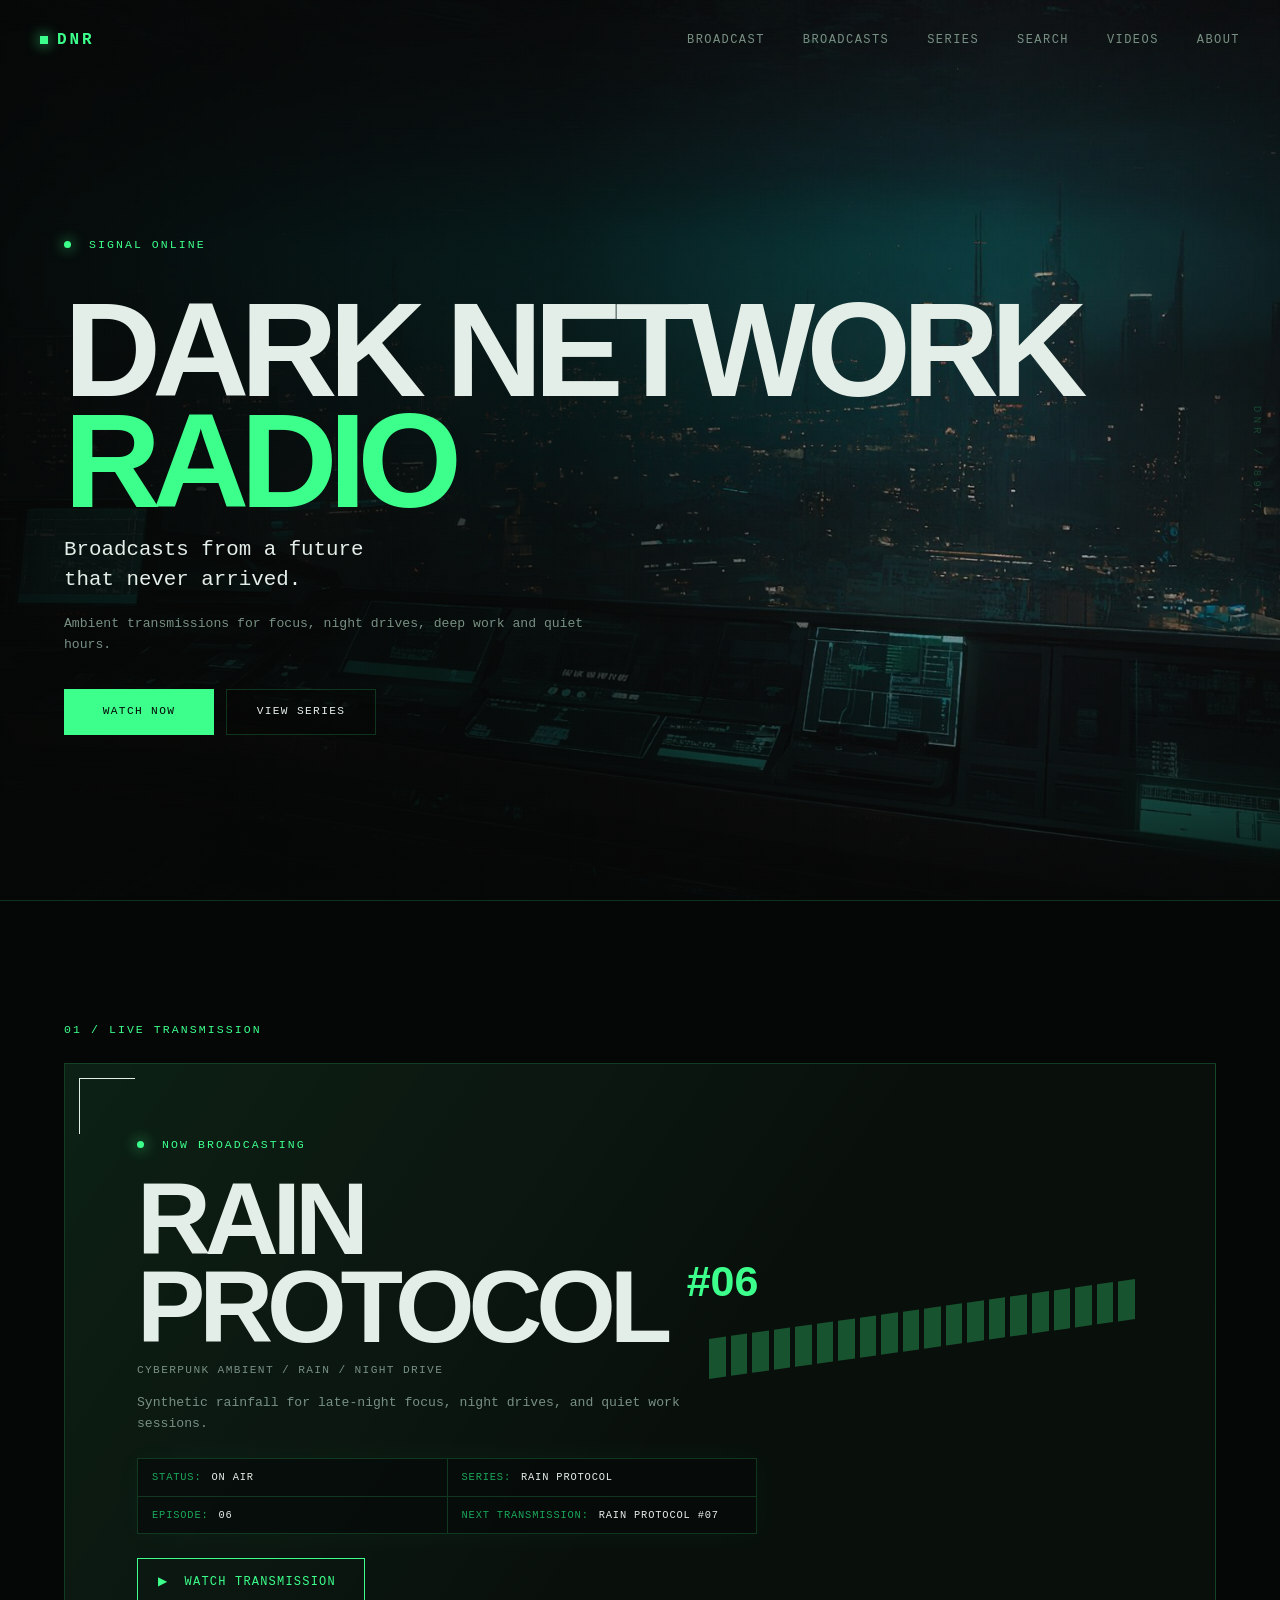
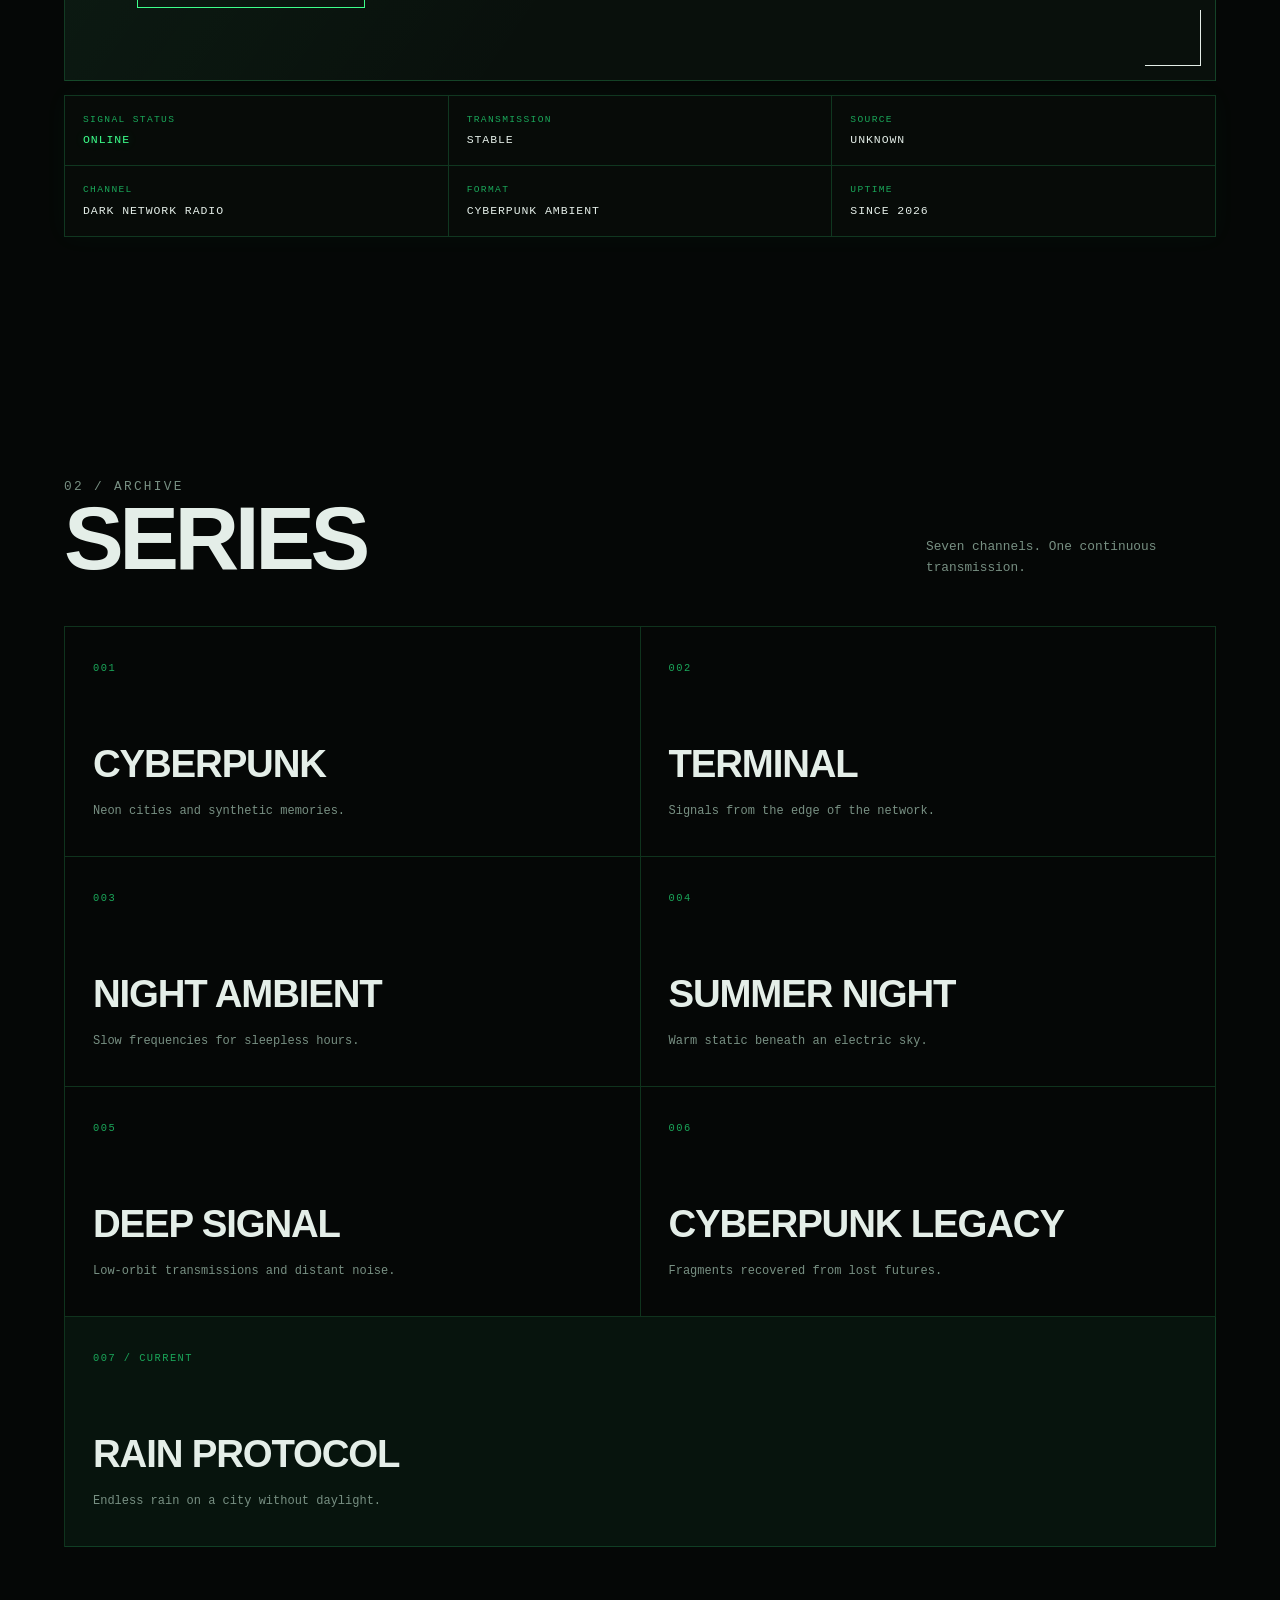
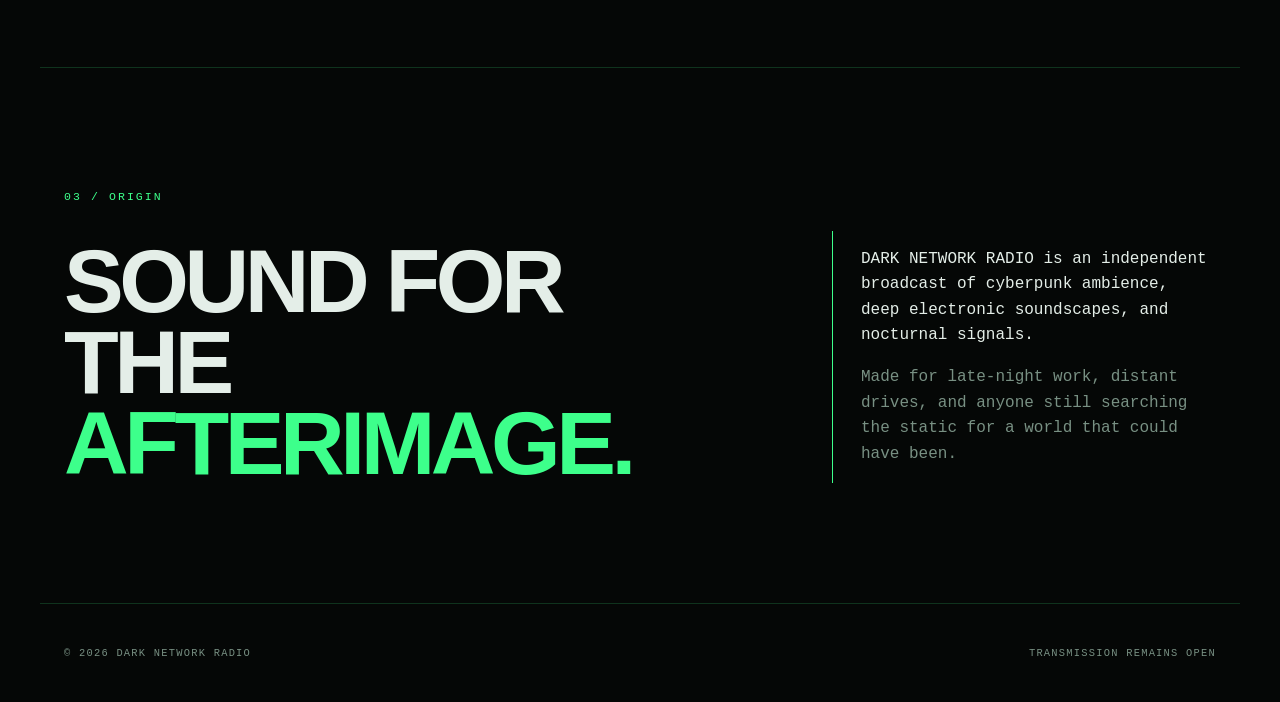
<file: index.html>
<!DOCTYPE html>
<html lang="en">
<head>
  <meta charset="UTF-8">
  <meta name="viewport" content="width=device-width, initial-scale=1.0">
  <meta name="description" content="DARK NETWORK RADIO — cyberpunk soundscapes and signals from a future that never arrived.">
  <title>DARK NETWORK RADIO</title>
  <link rel="stylesheet" href="style.css">
</head>
<body>
  <div class="scanlines" aria-hidden="true"></div>
  <header class="site-header">
    <a class="logo" href="#top" aria-label="Dark Network Radio home"><i></i>DNR</a>
    <nav aria-label="Main navigation">
      <a href="#broadcast">Broadcast</a><a href="broadcasts.html">Broadcasts</a><a href="series.html">Series</a><a href="search.html">Search</a><a href="videos.html">Videos</a><a href="about.html">About</a>
    </nav>
  </header>

  <main id="top">
    <section class="hero" aria-labelledby="hero-title">
      <div class="hero-content">
        <p class="status"><i></i> Signal online</p>
        <h1 id="hero-title">DARK NETWORK<br><em>RADIO</em></h1>
        <p class="tagline">Broadcasts from a future<br>that never arrived.</p>
        <p class="hero-description">Ambient transmissions for focus, night drives, deep work and quiet hours.</p>
        <div class="hero-actions">
          <a class="hero-button primary" href="#broadcast">Watch now</a>
          <a class="hero-button" href="series.html">View series</a>
        </div>
      </div>
    </section>

    <section class="section" id="broadcast" aria-labelledby="broadcast-title">
      <p class="section-label">01 / Live transmission</p>
      <div class="broadcast-panel">
        <div>
          <p class="eyebrow" id="broadcast-title"><i></i> Now broadcasting</p>
          <h2 id="current-broadcast-title">RAIN<br>PROTOCOL <span class="episode-number">#01</span></h2>
          <p class="meta" id="broadcast-meta">CYBERPUNK AMBIENT / RAIN / NIGHT DRIVE</p>
          <p class="broadcast-description" id="broadcast-description">Synthetic rainfall for late-night focus, night drives, and quiet work sessions.</p>
        </div>
        <div class="broadcast-status" aria-label="Broadcast status">
          <p><span>Status:</span><strong id="broadcast-status-value">On air</strong></p>
          <p><span>Series:</span><strong id="broadcast-series-value">Rain Protocol</strong></p>
          <p><span>Episode:</span><strong id="broadcast-episode">01</strong></p>
          <p><span>Next transmission:</span><strong id="broadcast-next-transmission">Neon Drift</strong></p>
        </div>
        <div class="visualizer" aria-hidden="true">
          <span></span><span></span><span></span><span></span><span></span>
          <span></span><span></span><span></span><span></span><span></span>
          <span></span><span></span><span></span><span></span><span></span>
          <span></span><span></span><span></span><span></span><span></span>
        </div>
        <a class="youtube-button" id="broadcast-button" href="https://youtu.be/Rw7eAWU2khs" target="_blank" rel="noopener noreferrer"><span aria-hidden="true">▶</span> <span id="broadcast-button-text">WATCH TRANSMISSION</span></a>
      </div>
      <aside class="broadcast-console" aria-label="Broadcast terminal information">
        <div class="console-item">
          <span>Signal status</span>
          <strong>Online</strong>
        </div>
        <div class="console-item">
          <span>Transmission</span>
          <strong>Stable</strong>
        </div>
        <div class="console-item">
          <span>Source</span>
          <strong>Unknown</strong>
        </div>
        <div class="console-item">
          <span>Channel</span>
          <strong>Dark Network Radio</strong>
        </div>
        <div class="console-item">
          <span>Format</span>
          <strong>Cyberpunk Ambient</strong>
        </div>
        <div class="console-item">
          <span>Uptime</span>
          <strong>Since 2026</strong>
        </div>
      </aside>
    </section>

    <section class="section" id="series" aria-labelledby="series-title">
      <div class="section-heading">
        <div><p class="section-label">02 / Archive</p><h2 id="series-title">Series</h2></div>
        <p>Seven channels. One continuous transmission.</p>
      </div>
      <div class="series-grid">
        <a class="series-card" href="series/cyberpunk.html"><span>001</span><h3>Cyberpunk</h3><p>Neon cities and synthetic memories.</p></a>
        <a class="series-card" href="series/terminal.html"><span>002</span><h3>Terminal</h3><p>Signals from the edge of the network.</p></a>
        <a class="series-card" href="series/night-ambient.html"><span>003</span><h3>Night Ambient</h3><p>Slow frequencies for sleepless hours.</p></a>
        <a class="series-card" href="series/summer-night.html"><span>004</span><h3>Summer Night</h3><p>Warm static beneath an electric sky.</p></a>
        <a class="series-card" href="series/deep-signal.html"><span>005</span><h3>Deep Signal</h3><p>Low-orbit transmissions and distant noise.</p></a>
        <a class="series-card" href="series/cyberpunk-legacy.html"><span>006</span><h3>Cyberpunk Legacy</h3><p>Fragments recovered from lost futures.</p></a>
        <a class="series-card featured" href="series/rain-protocol.html"><span>007 / CURRENT</span><h3>Rain Protocol</h3><p>Endless rain on a city without daylight.</p></a>
      </div>
    </section>

    <section class="section about" id="about" aria-labelledby="about-title">
      <p class="section-label">03 / Origin</p>
      <div class="about-grid">
        <h2 id="about-title">Sound for the<br><em>afterimage.</em></h2>
        <div>
          <p>DARK NETWORK RADIO is an independent broadcast of cyberpunk ambience, deep electronic soundscapes, and nocturnal signals.</p>
          <p>Made for late-night work, distant drives, and anyone still searching the static for a world that could have been.</p>
        </div>
      </div>
    </section>
  </main>

  <footer><p>© <span id="year"></span> DARK NETWORK RADIO</p><p>TRANSMISSION REMAINS OPEN</p></footer>
  <script src="script.js"></script>
</body>
</html>
</file>
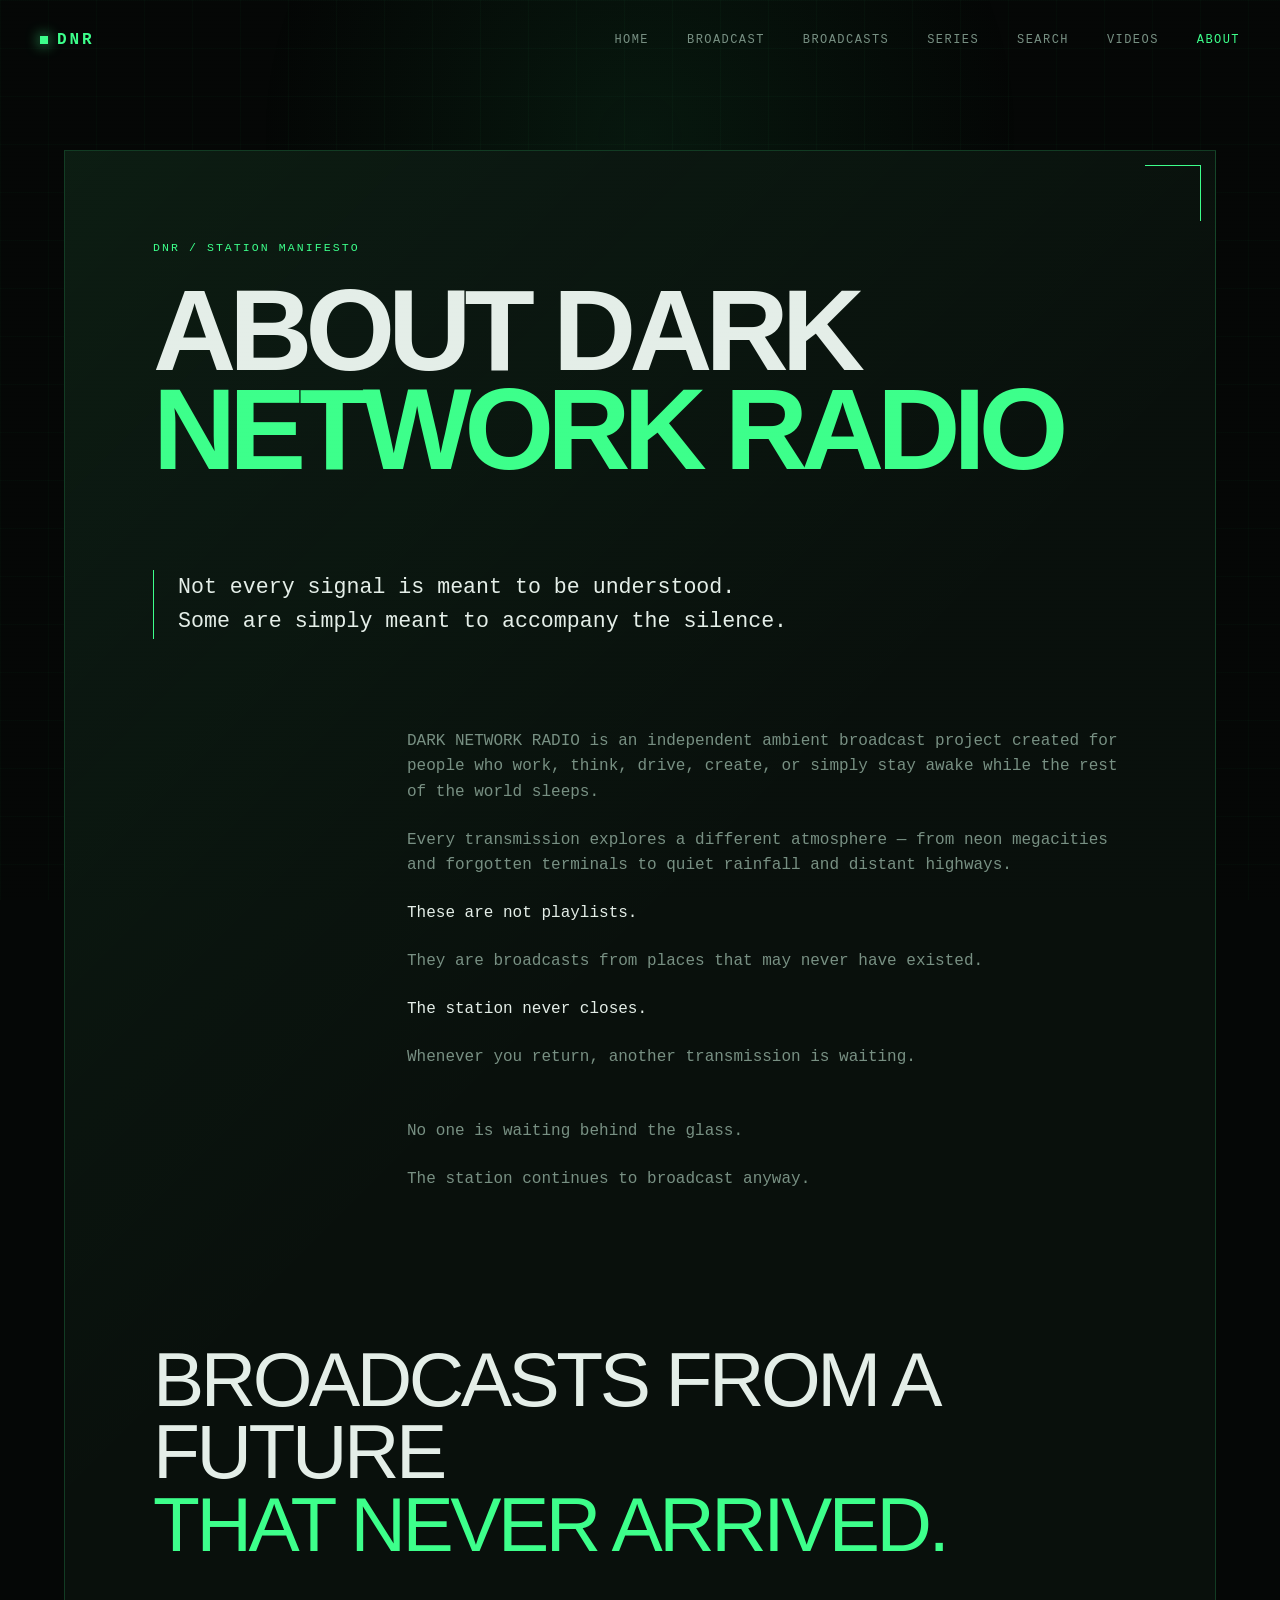
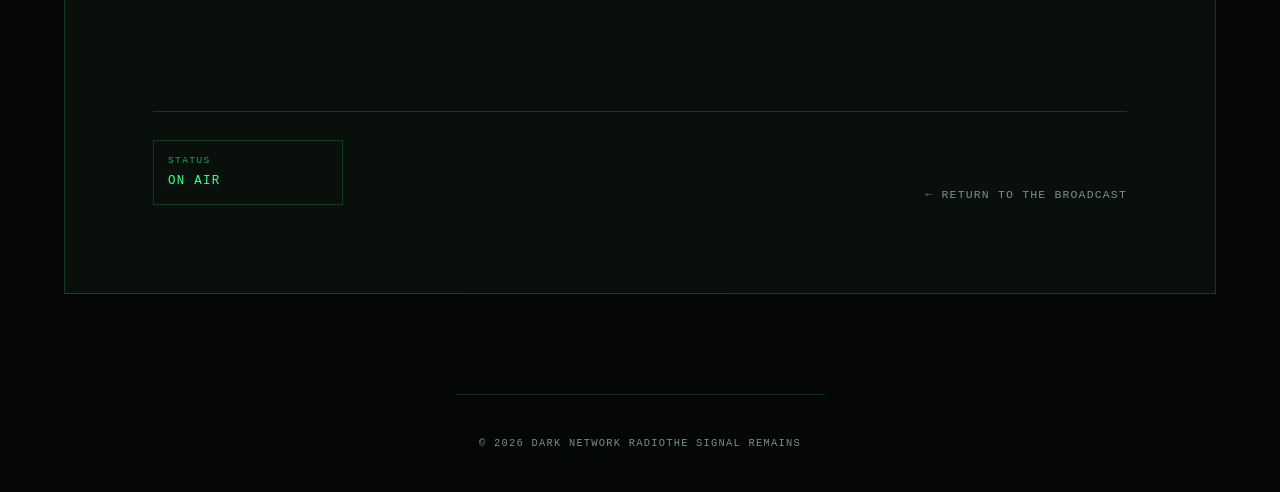
<file: about.html>
<!DOCTYPE html>
<html lang="en">
<head>
  <meta charset="UTF-8">
  <meta name="viewport" content="width=device-width, initial-scale=1.0">
  <meta name="description" content="The quiet manifesto behind DARK NETWORK RADIO.">
  <title>About — DARK NETWORK RADIO</title>
  <link rel="stylesheet" href="style.css">
</head>
<body class="manifesto-page">
  <div class="scanlines" aria-hidden="true"></div>
  <header class="site-header">
    <a class="logo" href="index.html" aria-label="Dark Network Radio home"><i></i>DNR</a>
    <nav aria-label="Main navigation">
      <a href="index.html">Home</a><a href="index.html#broadcast">Broadcast</a><a href="broadcasts.html">Broadcasts</a><a href="series.html">Series</a><a href="search.html">Search</a><a href="videos.html">Videos</a><a href="about.html" aria-current="page">About</a>
    </nav>
  </header>

  <main class="manifesto-main" id="top">
    <article class="manifesto-panel" aria-labelledby="about-title">
      <p class="section-label">DNR / Station Manifesto</p>
      <h1 id="about-title">About Dark<br><em>Network Radio</em></h1>

      <p class="manifesto-opening">Not every signal is meant to be understood.<br>Some are simply meant to accompany the silence.</p>

      <div class="manifesto-copy">
        <p>DARK NETWORK RADIO is an independent ambient broadcast project created for people who work, think, drive, create, or simply stay awake while the rest of the world sleeps.</p>
        <p>Every transmission explores a different atmosphere — from neon megacities and forgotten terminals to quiet rainfall and distant highways.</p>
        <p>These are not playlists.</p>
        <p>They are broadcasts from places that may never have existed.</p>
        <p>The station never closes.</p>
        <p>Whenever you return, another transmission is waiting.</p>
        <br>
        <p>No one is waiting behind the glass.</p>
        <p>The station continues to broadcast anyway.</p>
      </div>

      <p class="manifesto-tagline">Broadcasts from a future<br><em>that never arrived.</em></p>

      <div class="manifesto-footer">
        <div class="manifesto-status" aria-label="Station status">
          <span>Status</span>
          <strong>On air</strong>
        </div>
        <a class="back-link" href="index.html">← Return to the Broadcast</a>
      </div>
    </article>
  </main>

  <footer><p>© <span id="year"></span> DARK NETWORK RADIO</p><p>THE SIGNAL REMAINS</p></footer>
  <script src="script.js"></script>
</body>
</html>
</file>
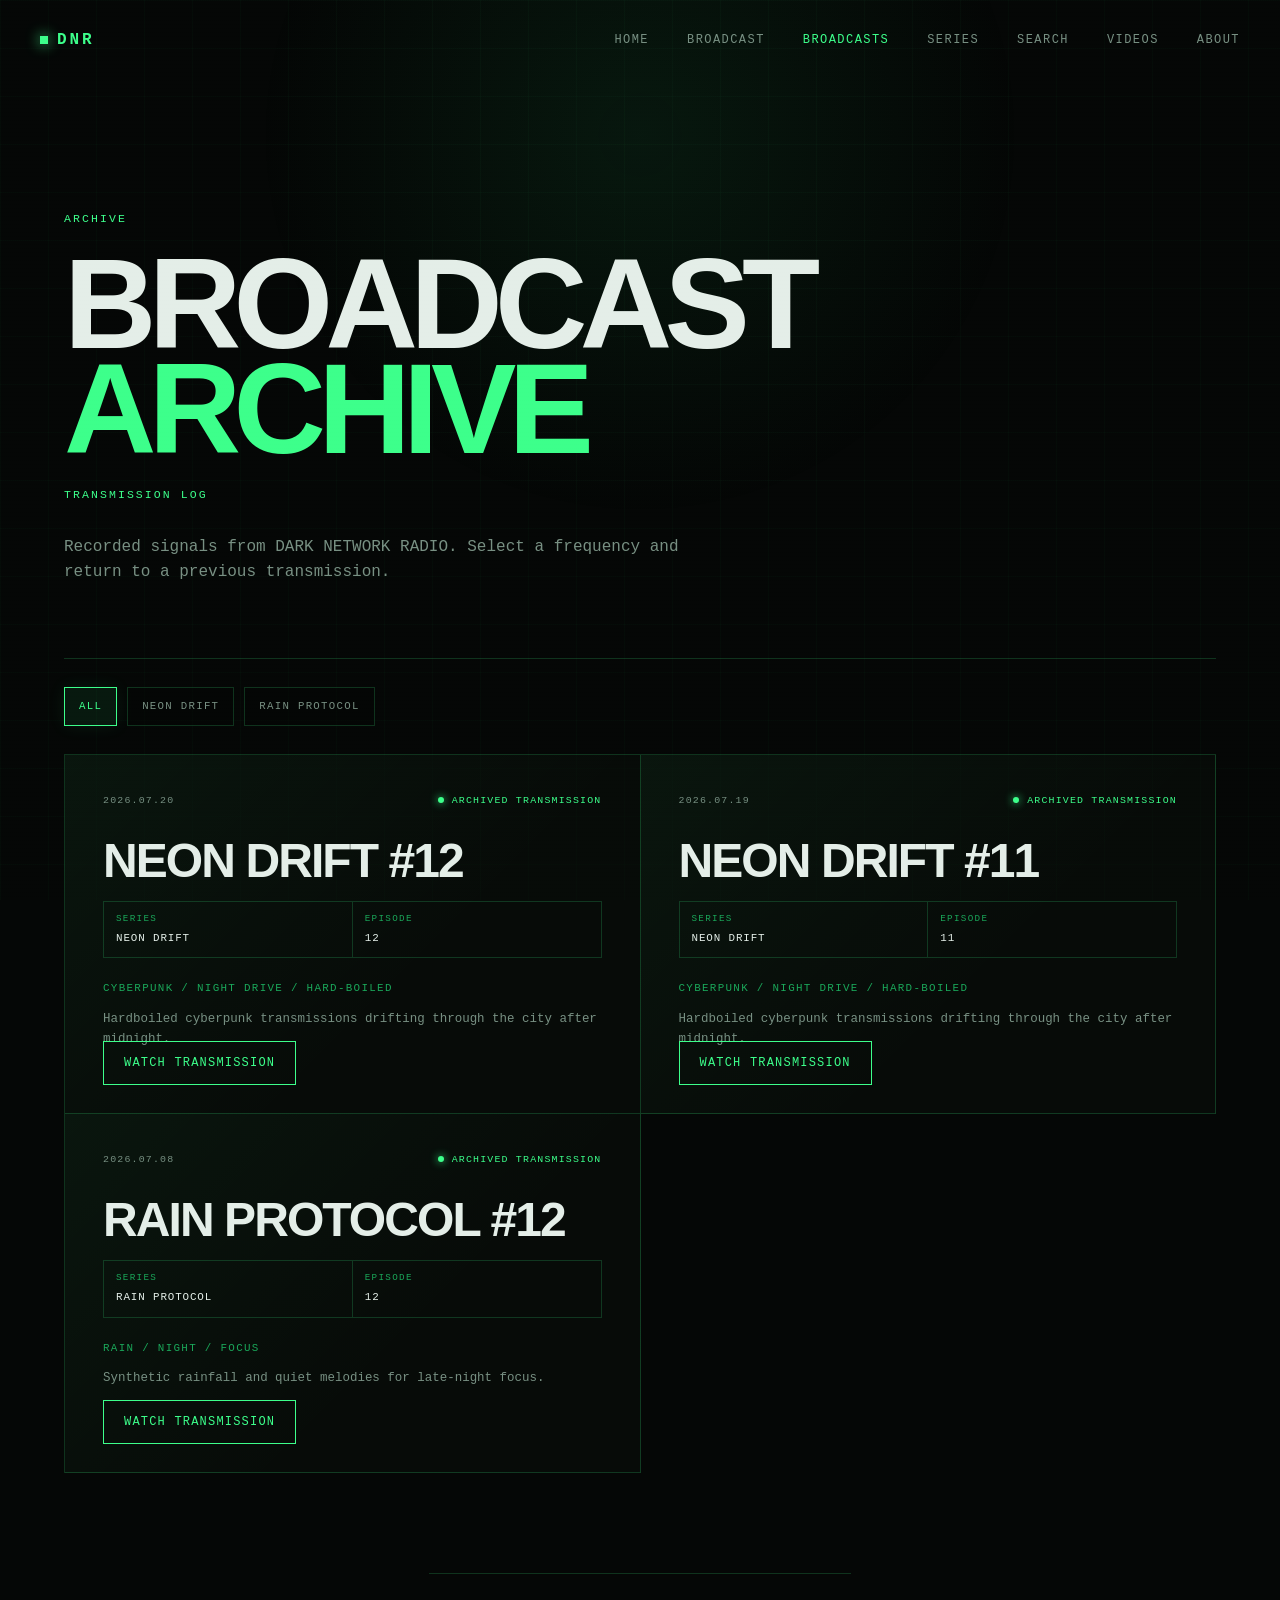
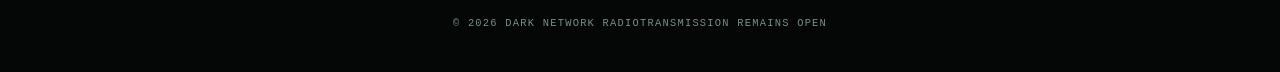
<file: broadcasts.html>
<!DOCTYPE html>
<html lang="en">
<head>
  <meta charset="UTF-8">
  <meta name="viewport" content="width=device-width, initial-scale=1.0">
  <meta name="description" content="Recorded DARK NETWORK RADIO broadcasts and archived transmissions.">
  <title>Broadcast Archive | DARK NETWORK RADIO</title>
  <link rel="stylesheet" href="style.css">
</head>
<body class="archive-page">
  <div class="scanlines" aria-hidden="true"></div>
  <header class="site-header">
    <a class="logo" href="index.html" aria-label="Dark Network Radio home"><i></i>DNR</a>
    <nav aria-label="Main navigation">
      <a href="index.html">Home</a><a href="index.html#broadcast">Broadcast</a><a href="broadcasts.html" aria-current="page">Broadcasts</a><a href="series.html">Series</a><a href="search.html">Search</a><a href="videos.html">Videos</a><a href="about.html">About</a>
    </nav>
  </header>

  <main class="archive-main" id="top">
    <section class="archive-intro broadcast-archive-intro" aria-labelledby="broadcast-archive-title">
      <p class="section-label">Archive</p>
      <h1 id="broadcast-archive-title">Broadcast<br><em>Archive</em></h1>
      <p class="archive-subtitle">Transmission Log</p>
      <p>
        Recorded signals from DARK NETWORK RADIO.
        Select a frequency and return to a previous transmission.
      </p>
    </section>

    <section class="broadcast-archive-controls" aria-label="Broadcast archive filters">
      <div class="broadcast-filter-list" id="broadcast-filter-list" aria-label="Filter broadcasts by series"></div>
    </section>

    <section class="broadcast-log-grid" id="broadcast-archive" aria-label="DARK NETWORK RADIO broadcast archive"></section>
  </main>

  <footer><p>&copy; <span id="year"></span> DARK NETWORK RADIO</p><p>TRANSMISSION REMAINS OPEN</p></footer>
  <script src="script.js"></script>
</body>
</html>
</file>
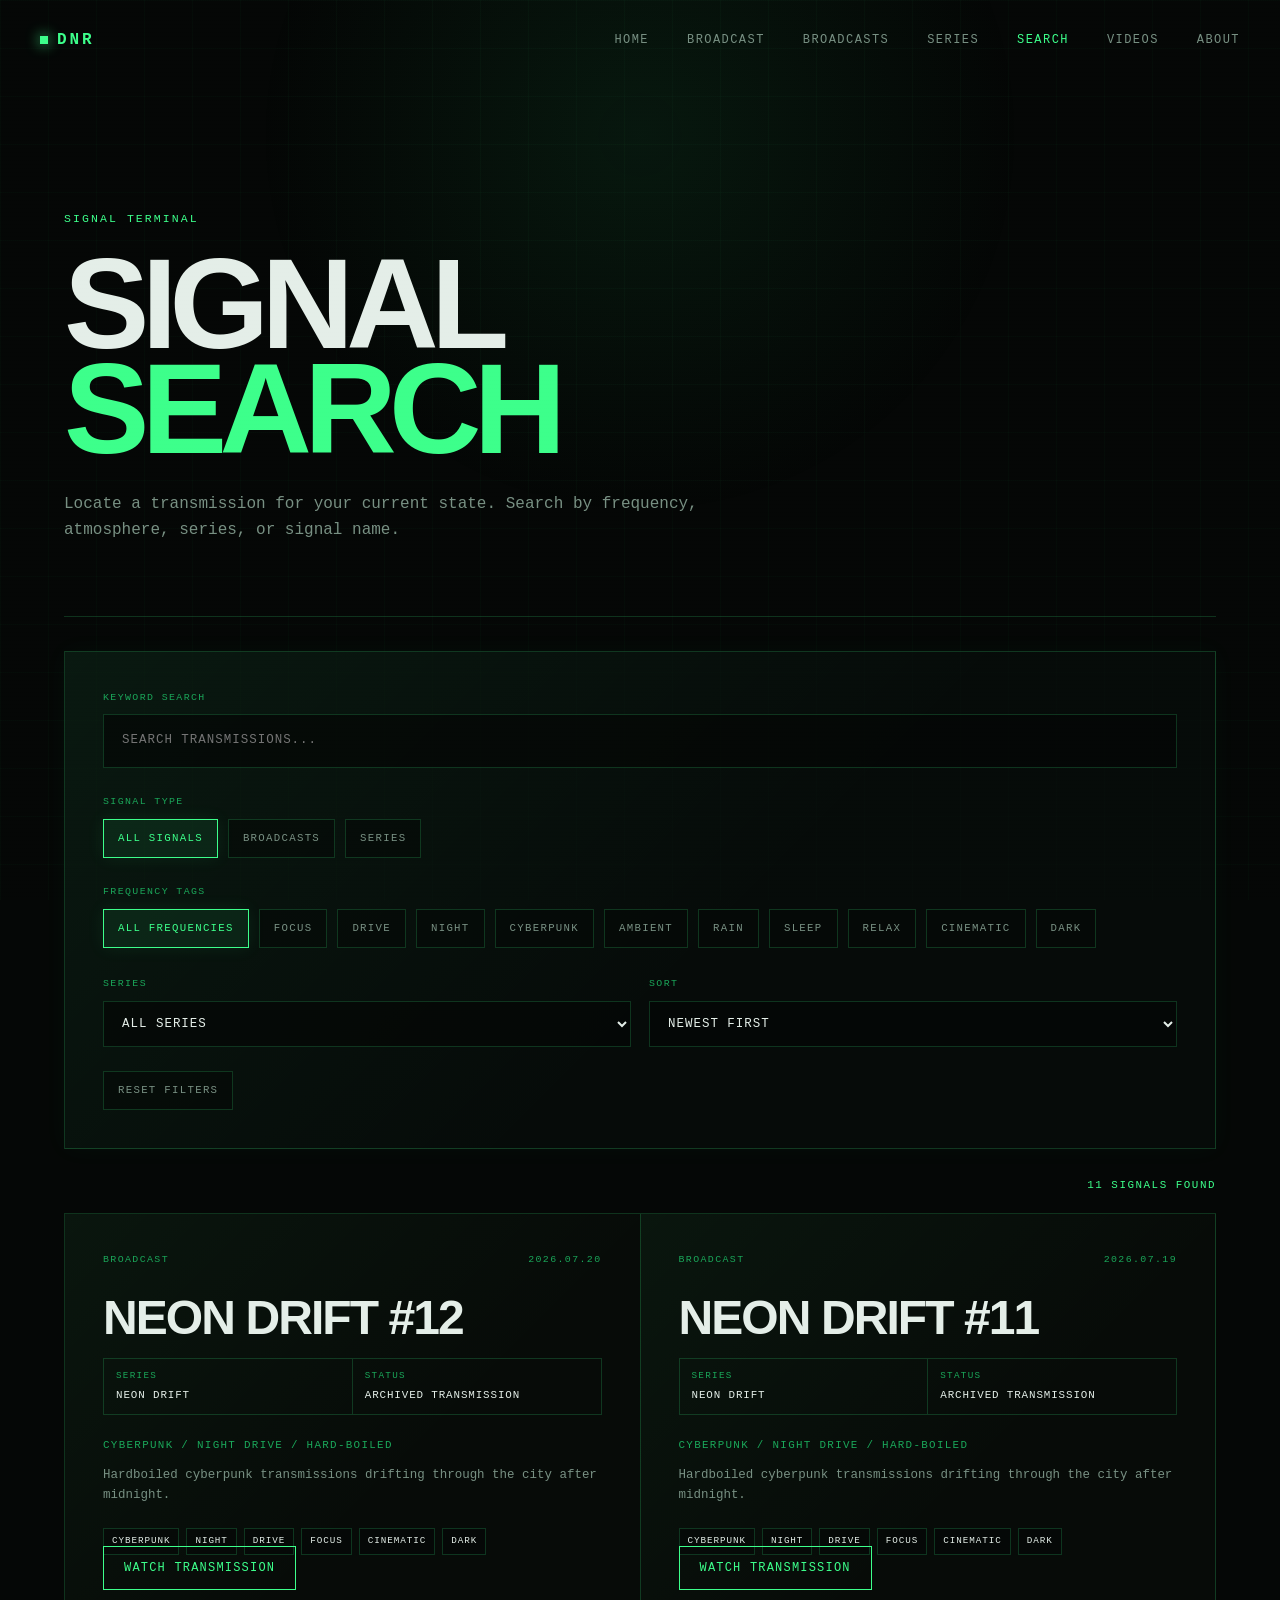
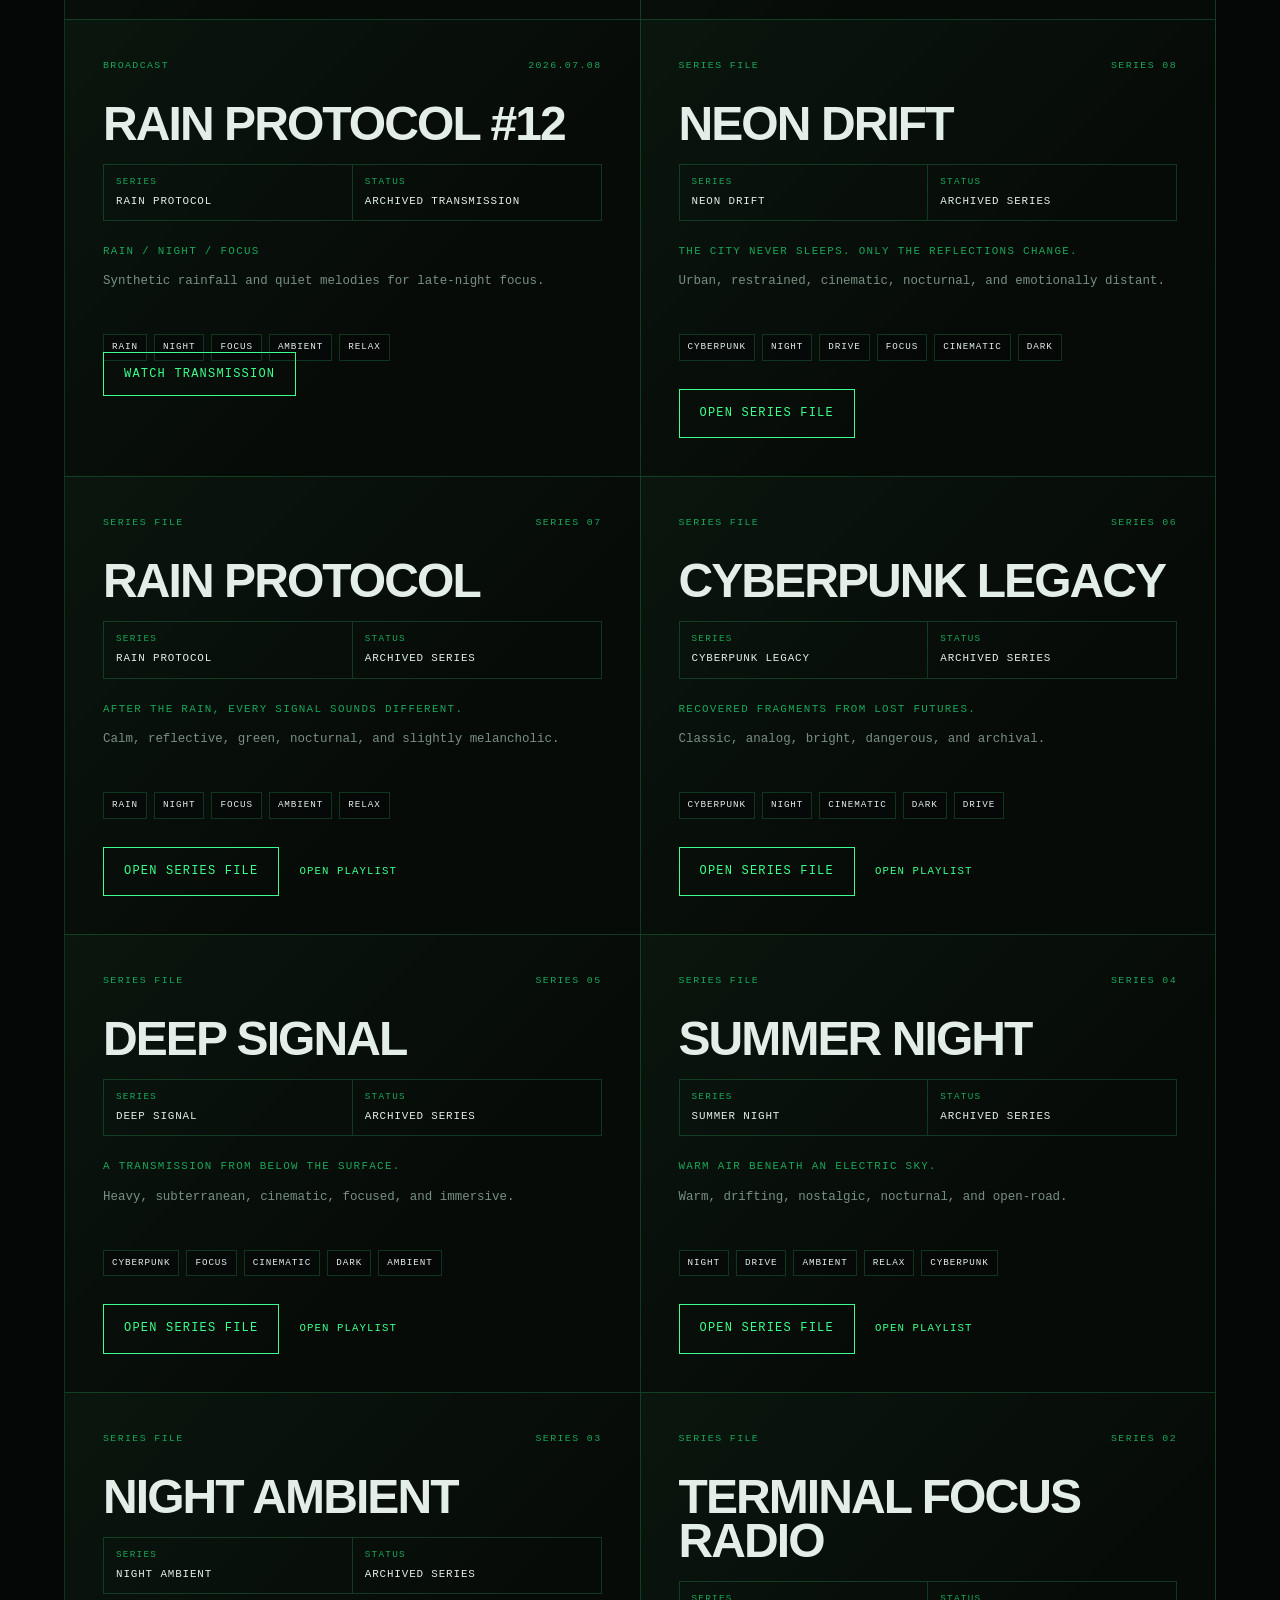
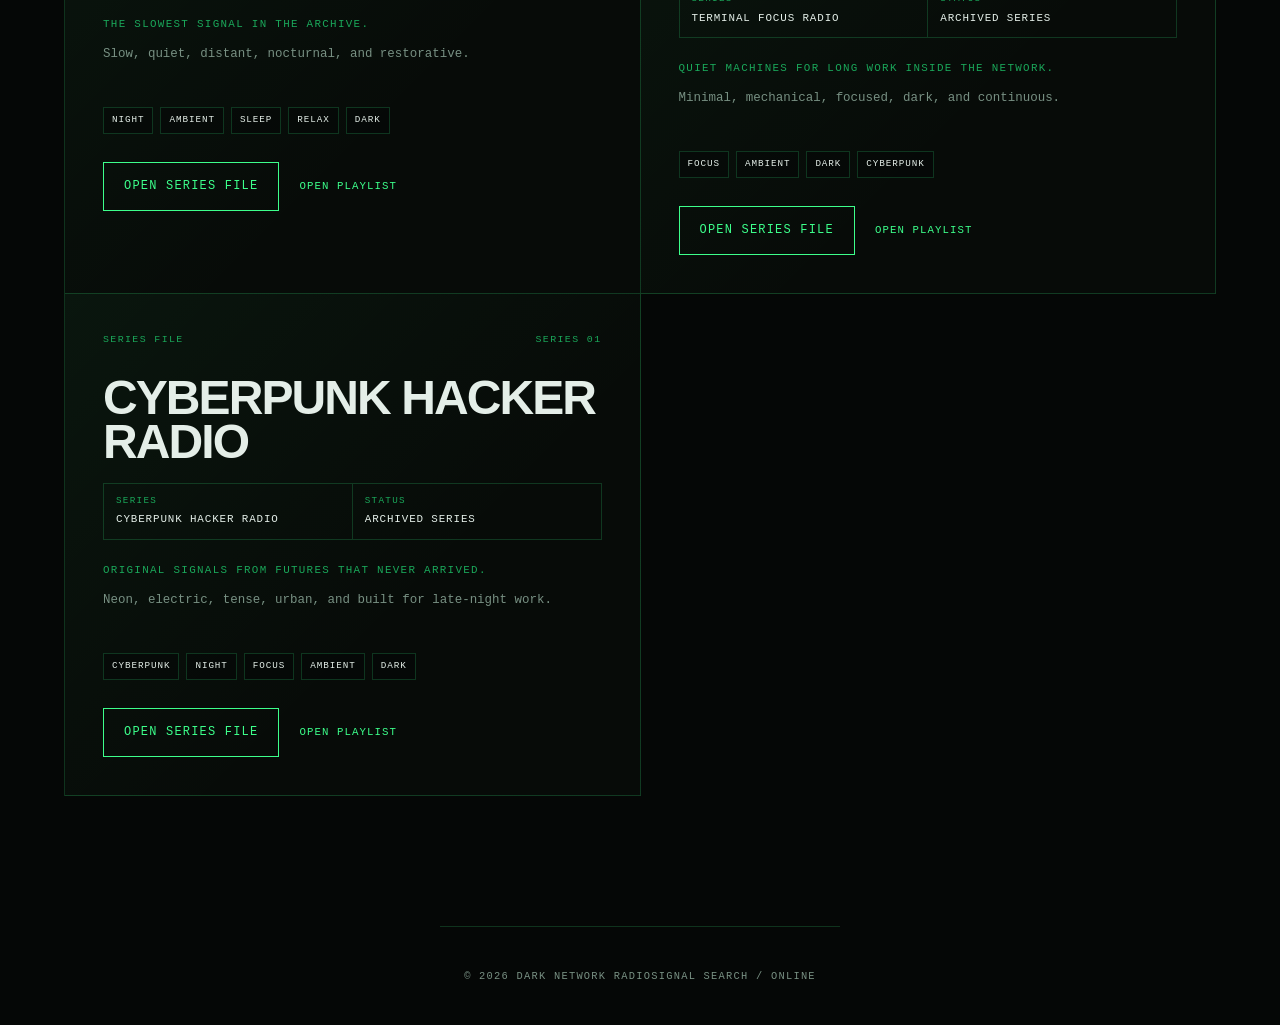
<file: search.html>
<!DOCTYPE html>
<html lang="en">
<head>
  <meta charset="UTF-8">
  <meta name="viewport" content="width=device-width, initial-scale=1.0">
  <meta name="description" content="Search DARK NETWORK RADIO transmissions and series files by signal, atmosphere, and frequency.">
  <title>Signal Search | DARK NETWORK RADIO</title>
  <link rel="stylesheet" href="style.css">
</head>
<body class="archive-page search-page">
  <div class="scanlines" aria-hidden="true"></div>
  <header class="site-header">
    <a class="logo" href="index.html" aria-label="Dark Network Radio home"><i></i>DNR</a>
    <nav aria-label="Main navigation">
      <a href="index.html">Home</a><a href="index.html#broadcast">Broadcast</a><a href="broadcasts.html">Broadcasts</a><a href="series.html">Series</a><a href="search.html" aria-current="page">Search</a><a href="videos.html">Videos</a><a href="about.html">About</a>
    </nav>
  </header>

  <main class="archive-main" id="top">
    <section class="archive-intro search-intro" aria-labelledby="search-title">
      <p class="section-label">Signal Terminal</p>
      <h1 id="search-title">Signal<br><em>Search</em></h1>
      <p>
        Locate a transmission for your current state.
        Search by frequency, atmosphere, series, or signal name.
      </p>
    </section>

    <section class="search-console" aria-label="Signal search controls">
      <div class="search-field">
        <label for="signal-query">Keyword search</label>
        <input id="signal-query" type="search" placeholder="SEARCH TRANSMISSIONS..." autocomplete="off">
      </div>

      <div class="search-filter-group" aria-label="Content type filter">
        <p>Signal Type</p>
        <div class="search-button-row" id="search-type-filters">
          <button class="search-pill active" type="button" data-type="all" aria-pressed="true">ALL SIGNALS</button>
          <button class="search-pill" type="button" data-type="broadcast" aria-pressed="false">BROADCASTS</button>
          <button class="search-pill" type="button" data-type="series" aria-pressed="false">SERIES</button>
        </div>
      </div>

      <div class="search-filter-group" aria-label="Atmosphere tag filter">
        <p>Frequency Tags</p>
        <div class="search-button-row" id="search-tag-filters"></div>
      </div>

      <div class="search-select-grid">
        <div>
          <label for="search-series">Series</label>
          <select id="search-series">
            <option value="all">ALL SERIES</option>
          </select>
        </div>
        <div>
          <label for="search-sort">Sort</label>
          <select id="search-sort">
            <option value="newest">NEWEST FIRST</option>
            <option value="oldest">OLDEST FIRST</option>
            <option value="series">SERIES ORDER</option>
            <option value="title">TITLE A-Z</option>
          </select>
        </div>
      </div>

      <button class="search-reset" id="search-reset" type="button">RESET FILTERS</button>
    </section>

    <section class="search-results-header" aria-live="polite">
      <p id="search-count">0 SIGNALS FOUND</p>
    </section>

    <section class="search-results" id="search-results" aria-label="Signal search results"></section>
    <div class="search-load-more-wrap">
      <button class="search-reset" id="search-load-more" type="button" hidden>LOAD MORE SIGNALS</button>
    </div>
  </main>

  <footer><p>&copy; <span id="year"></span> DARK NETWORK RADIO</p><p>SIGNAL SEARCH / ONLINE</p></footer>
  <script src="script.js"></script>
</body>
</html>
</file>
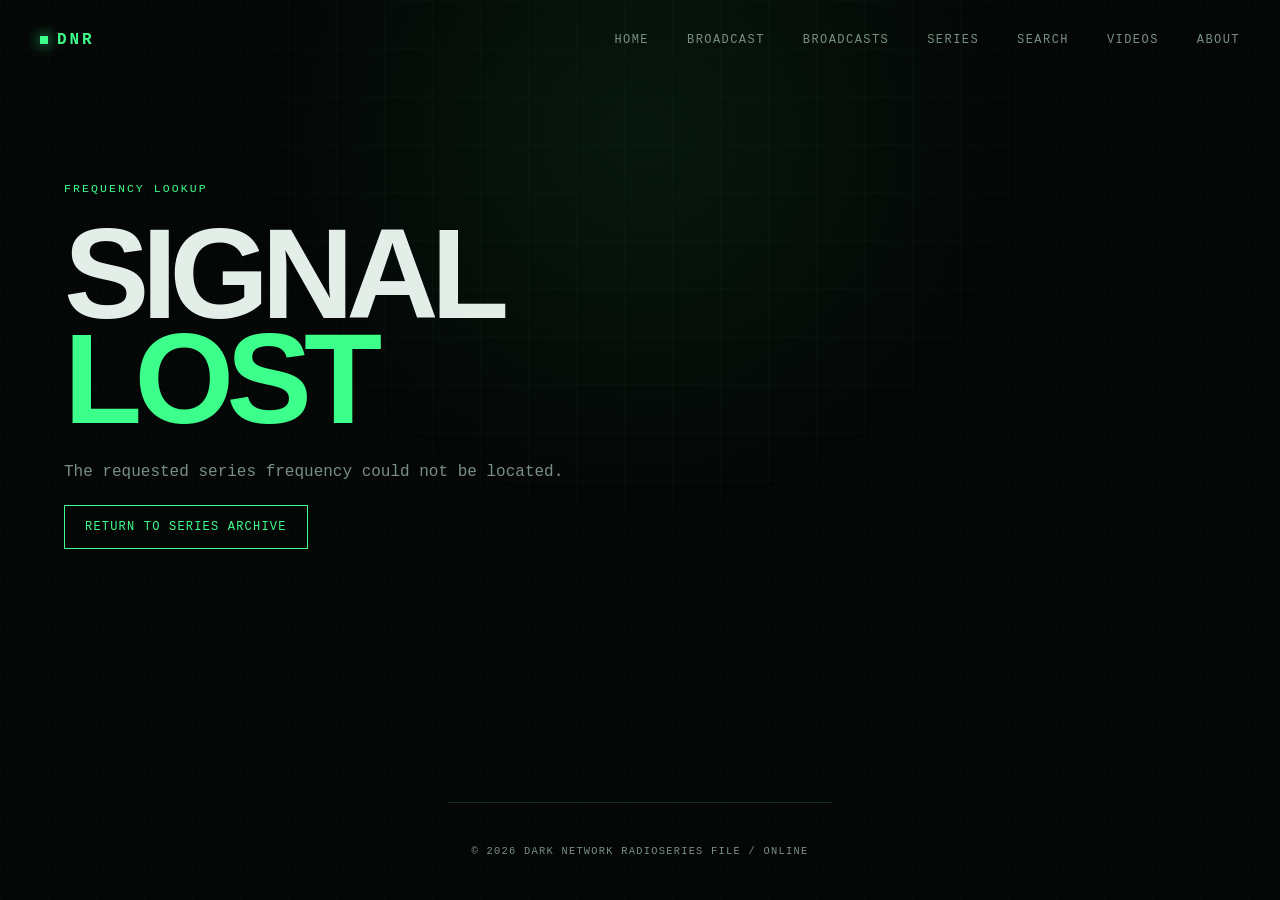
<file: series-detail.html>
<!DOCTYPE html>
<html lang="en">
<head>
  <meta charset="UTF-8">
  <meta name="viewport" content="width=device-width, initial-scale=1.0">
  <meta name="description" content="DARK NETWORK RADIO series frequency file and transmission list.">
  <title>Series Detail | DARK NETWORK RADIO</title>
  <link rel="stylesheet" href="style.css">
</head>
<body class="series-detail-page">
  <div class="scanlines" aria-hidden="true"></div>
  <header class="site-header">
    <a class="logo" href="index.html" aria-label="Dark Network Radio home"><i></i>DNR</a>
    <nav aria-label="Main navigation">
      <a href="index.html">Home</a><a href="index.html#broadcast">Broadcast</a><a href="broadcasts.html">Broadcasts</a><a href="series.html">Series</a><a href="search.html">Search</a><a href="videos.html">Videos</a><a href="about.html">About</a>
    </nav>
  </header>

  <main id="series-detail-root" aria-live="polite">
    <section class="series-detail-loading" aria-label="Series detail loading">
      <p class="section-label">Frequency lookup</p>
      <h1>Resolving<br><em>Signal</em></h1>
    </section>
  </main>

  <footer><p>&copy; <span id="year"></span> DARK NETWORK RADIO</p><p>SERIES FILE / ONLINE</p></footer>
  <script src="script.js"></script>
</body>
</html>
</file>
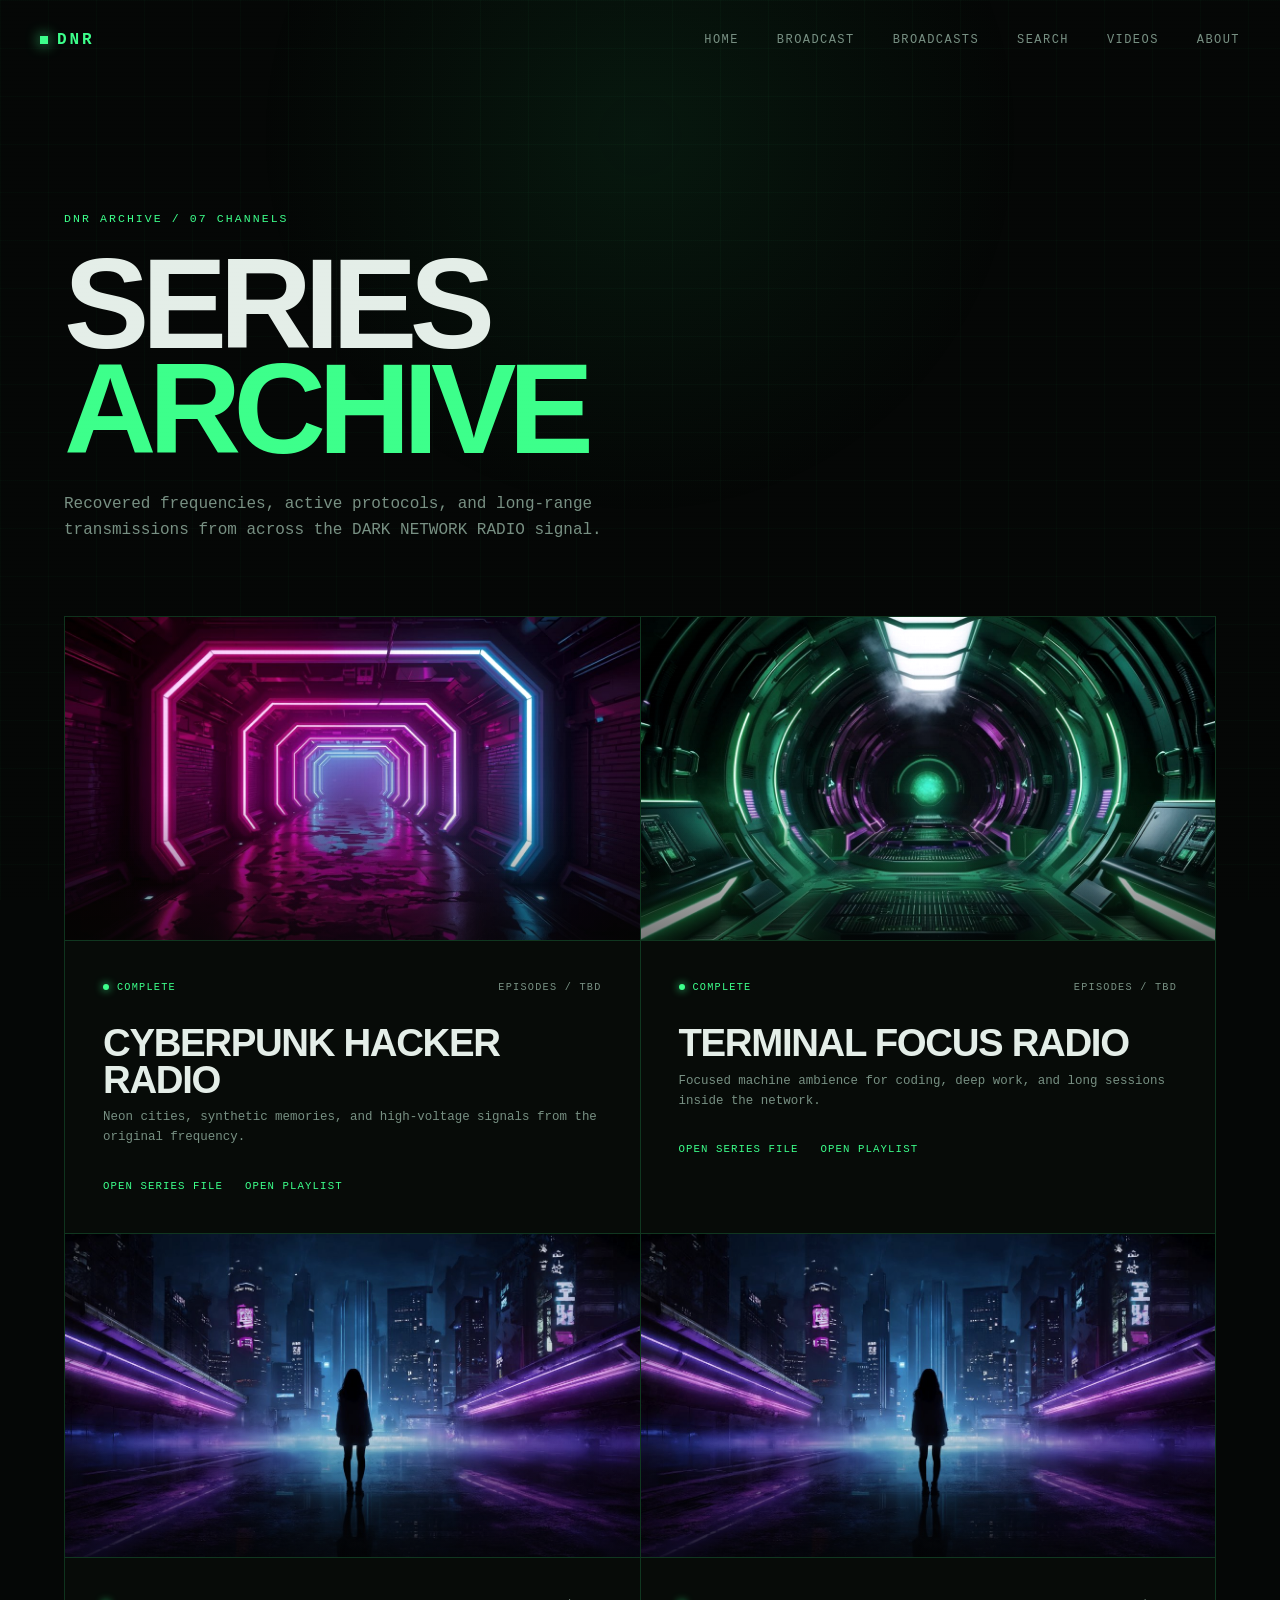
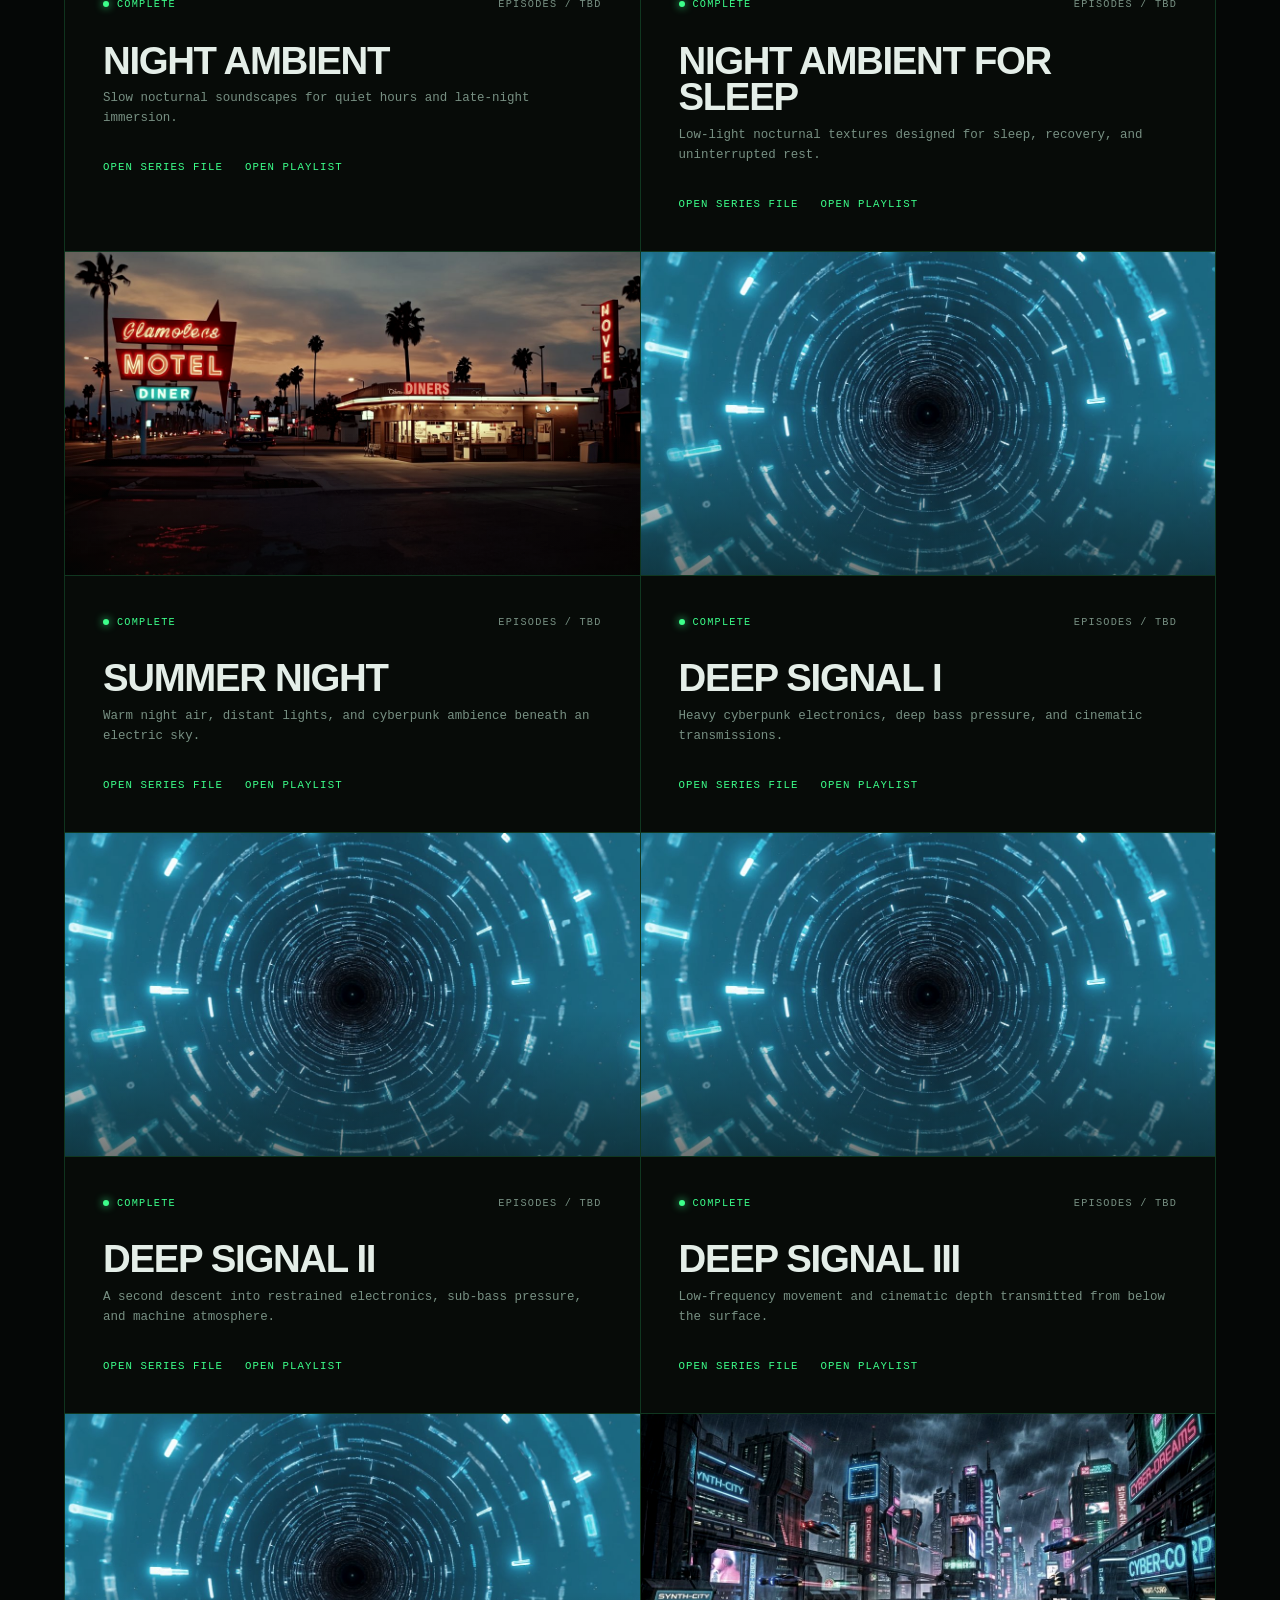
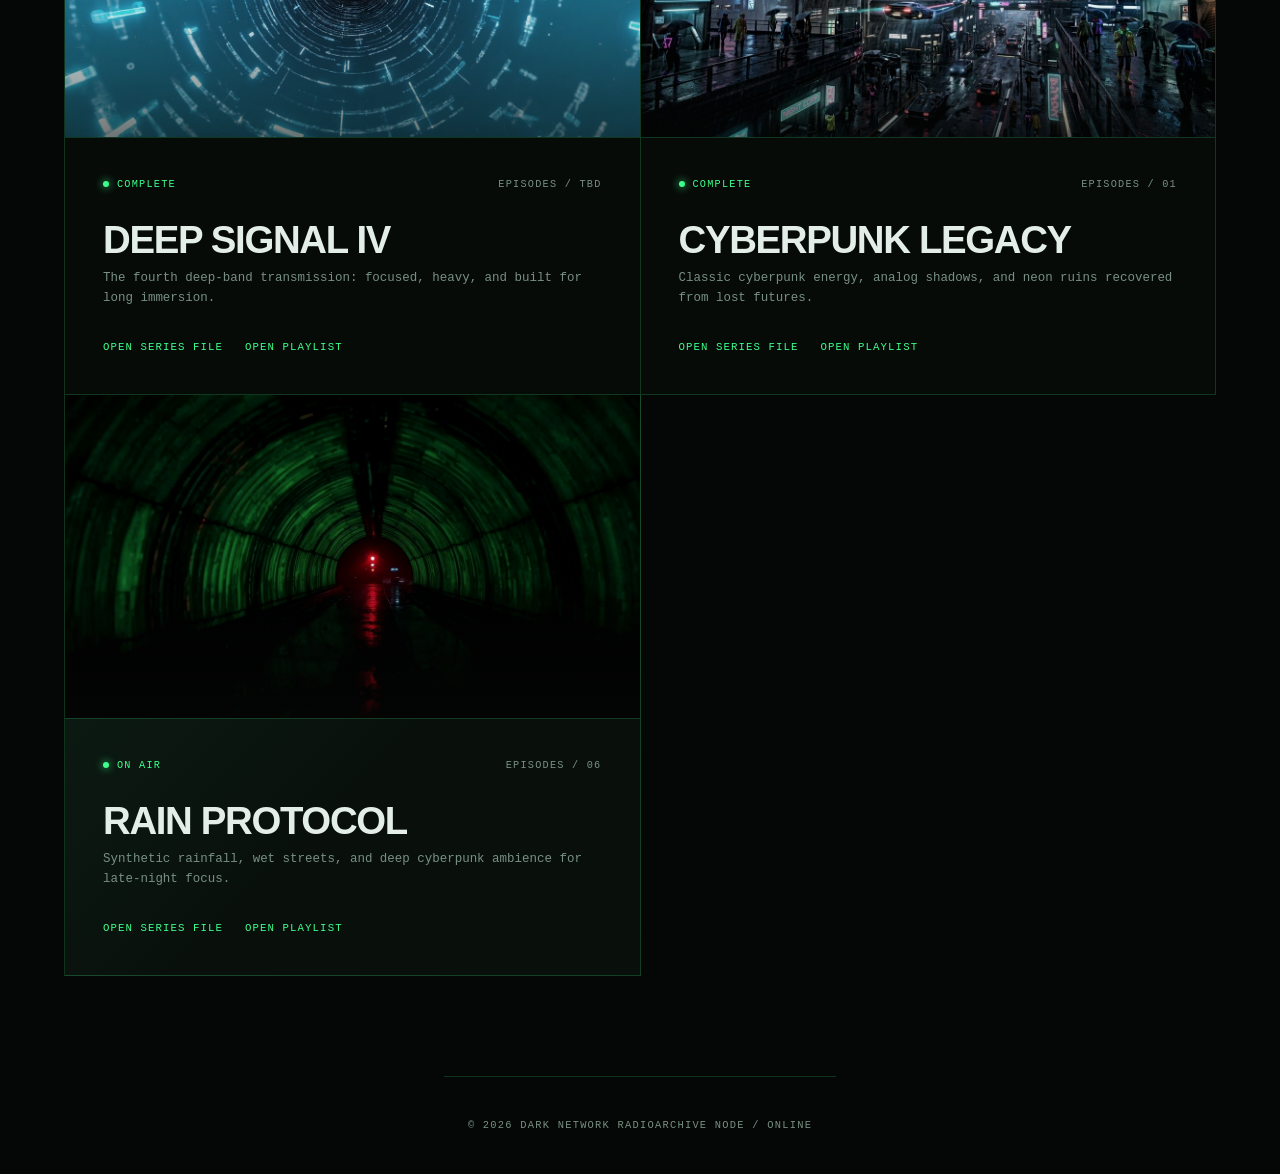
<file: series.html>
<!DOCTYPE html>
<html lang="en">
<head>
  <meta charset="UTF-8">
  <meta name="viewport" content="width=device-width, initial-scale=1.0">
  <meta name="description" content="The complete DARK NETWORK RADIO series transmission archive.">
  <title>Series Archive — DARK NETWORK RADIO</title>
  <link rel="stylesheet" href="style.css">
</head>
<body class="archive-page">
  <div class="scanlines" aria-hidden="true"></div>
  <header class="site-header">
    <a class="logo" href="index.html" aria-label="Dark Network Radio home"><i></i>DNR</a>
    <nav aria-label="Main navigation">
      <a href="index.html">Home</a><a href="index.html#broadcast">Broadcast</a><a href="broadcasts.html">Broadcasts</a><a href="search.html">Search</a><a href="videos.html">Videos</a><a href="about.html">About</a>
    </nav>
  </header>

  <main class="archive-main" id="top">
    <section class="archive-intro" aria-labelledby="archive-title">
      <p class="section-label">DNR Archive / 07 Channels</p>
      <h1 id="archive-title">Series<br><em>Archive</em></h1>
      <p>Recovered frequencies, active protocols, and long-range transmissions from across the DARK NETWORK RADIO signal.</p>
    </section>

    <section class="archive-grid" id="series-archive" aria-label="DARK NETWORK RADIO series"></section>
  </main>

  <footer><p>© <span id="year"></span> DARK NETWORK RADIO</p><p>ARCHIVE NODE / ONLINE</p></footer>
  <script src="data/series.js"></script>
  <script src="script.js"></script>
</body>
</html>
</file>
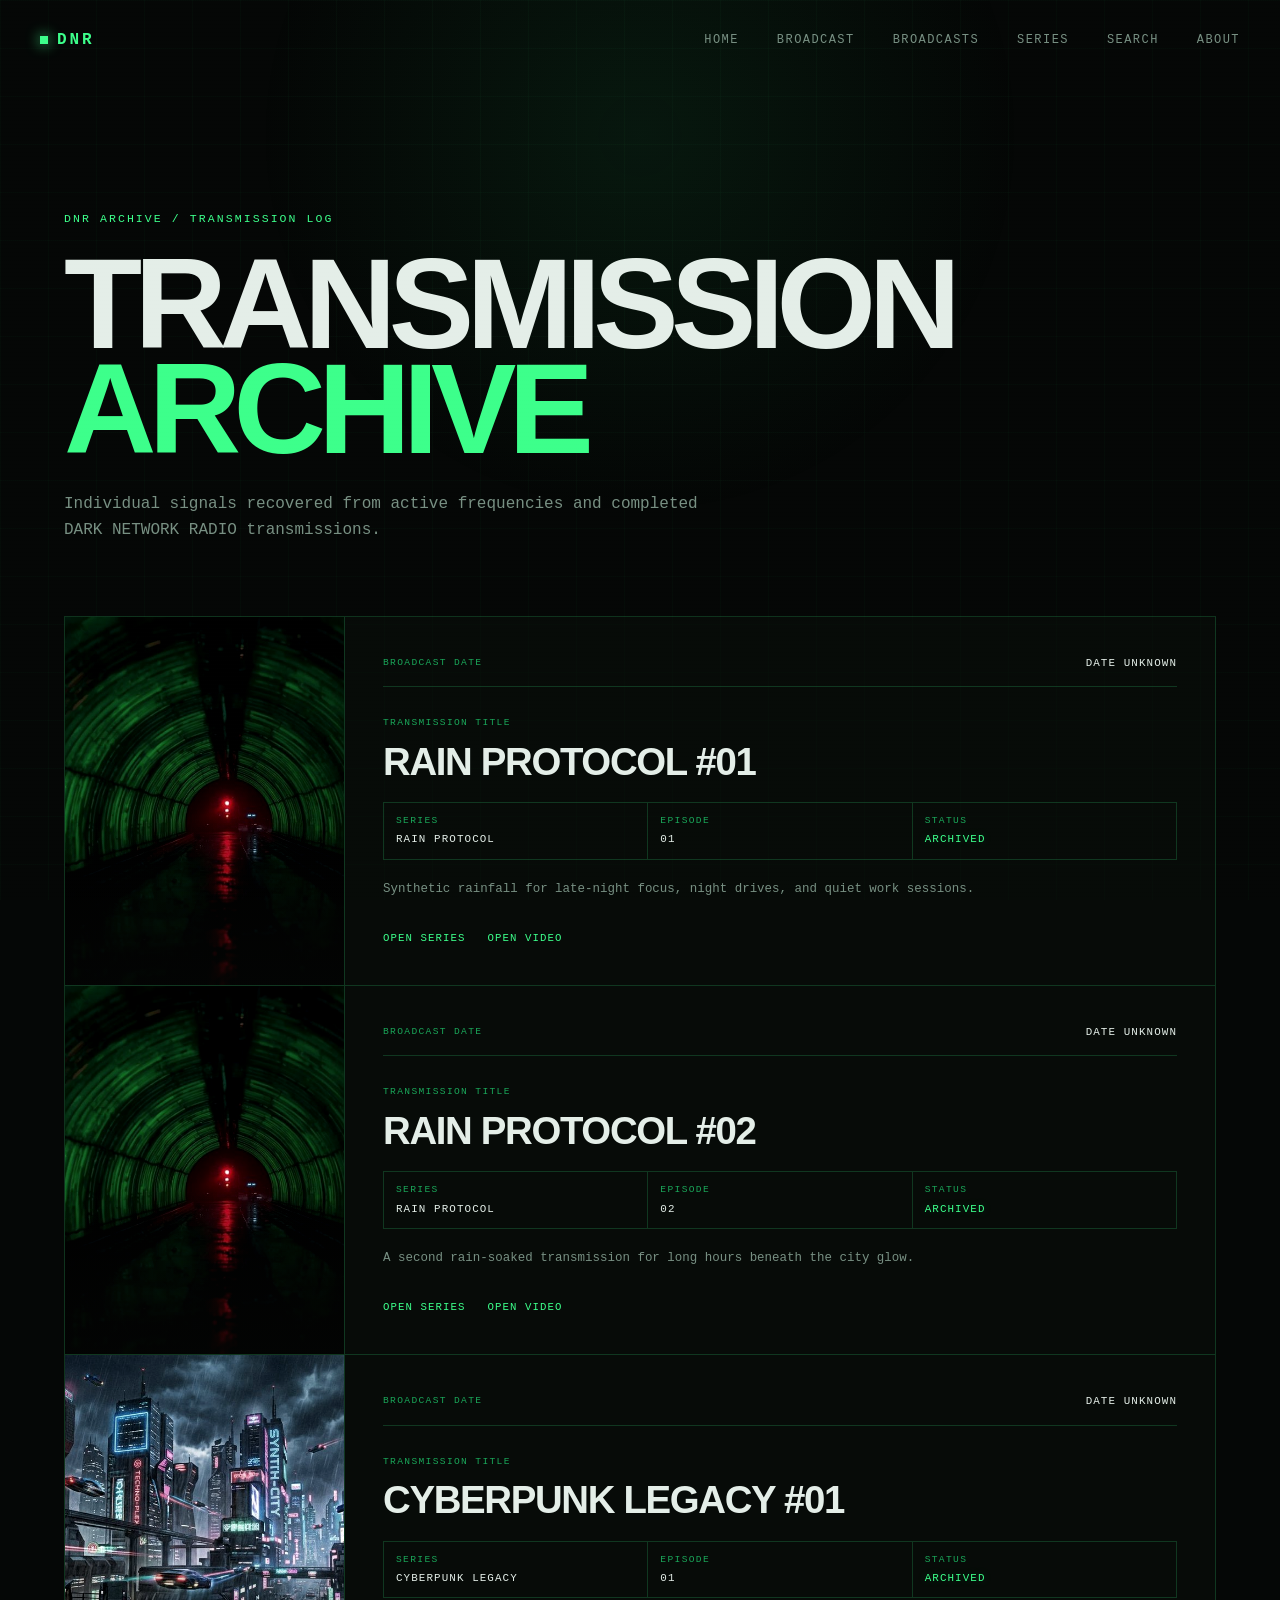
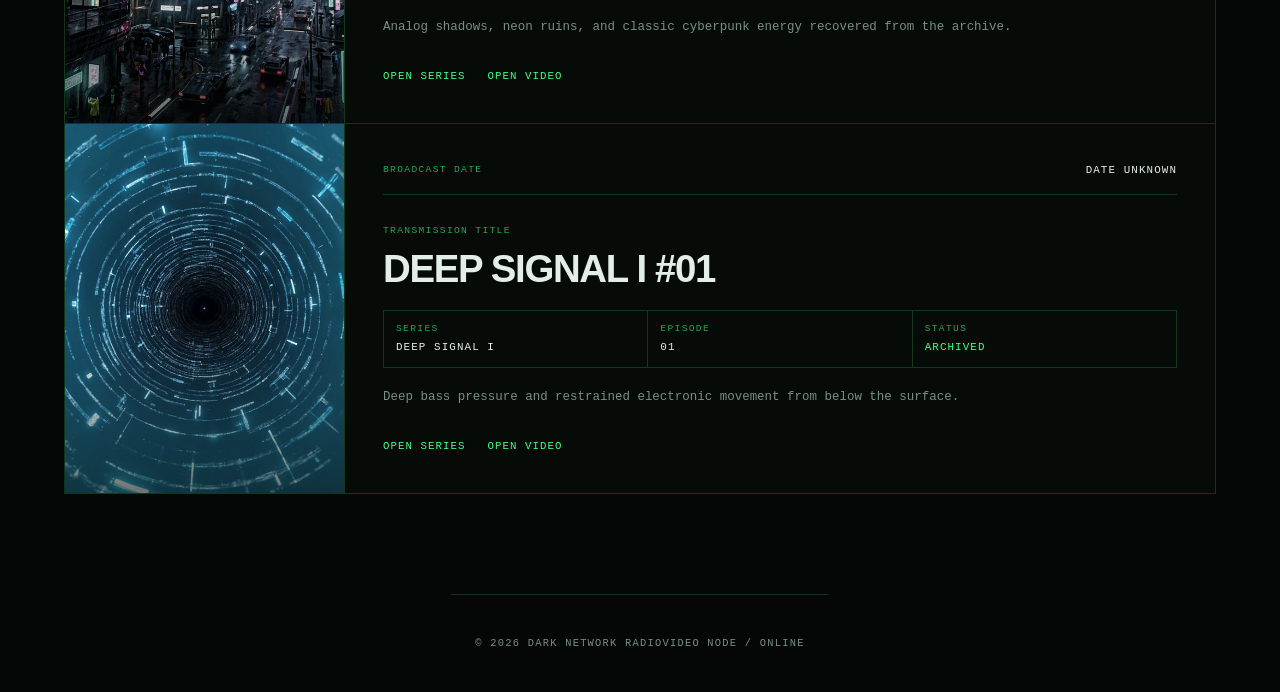
<file: videos.html>
<!DOCTYPE html>
<html lang="en">
<head>
  <meta charset="UTF-8">
  <meta name="viewport" content="width=device-width, initial-scale=1.0">
  <meta name="description" content="Individual DARK NETWORK RADIO transmissions from across the archive.">
  <title>Video Archive — DARK NETWORK RADIO</title>
  <link rel="stylesheet" href="style.css">
</head>
<body class="archive-page">
  <div class="scanlines" aria-hidden="true"></div>
  <header class="site-header">
    <a class="logo" href="index.html" aria-label="Dark Network Radio home"><i></i>DNR</a>
    <nav aria-label="Main navigation">
      <a href="index.html">Home</a><a href="index.html#broadcast">Broadcast</a><a href="broadcasts.html">Broadcasts</a><a href="series.html">Series</a><a href="search.html">Search</a><a href="about.html">About</a>
    </nav>
  </header>

  <main class="archive-main" id="top">
    <section class="archive-intro" aria-labelledby="archive-title">
      <p class="section-label">DNR Archive / Transmission Log</p>
      <h1 id="archive-title">Transmission<br><em>Archive</em></h1>
      <p>Individual signals recovered from active frequencies and completed DARK NETWORK RADIO transmissions.</p>
    </section>

    <section class="archive-grid" id="video-archive" aria-label="DARK NETWORK RADIO videos"></section>
  </main>

  <footer><p>© <span id="year"></span> DARK NETWORK RADIO</p><p>VIDEO NODE / ONLINE</p></footer>
  <script src="data/videos.js"></script>
  <script src="script.js"></script>
</body>
</html>
</file>
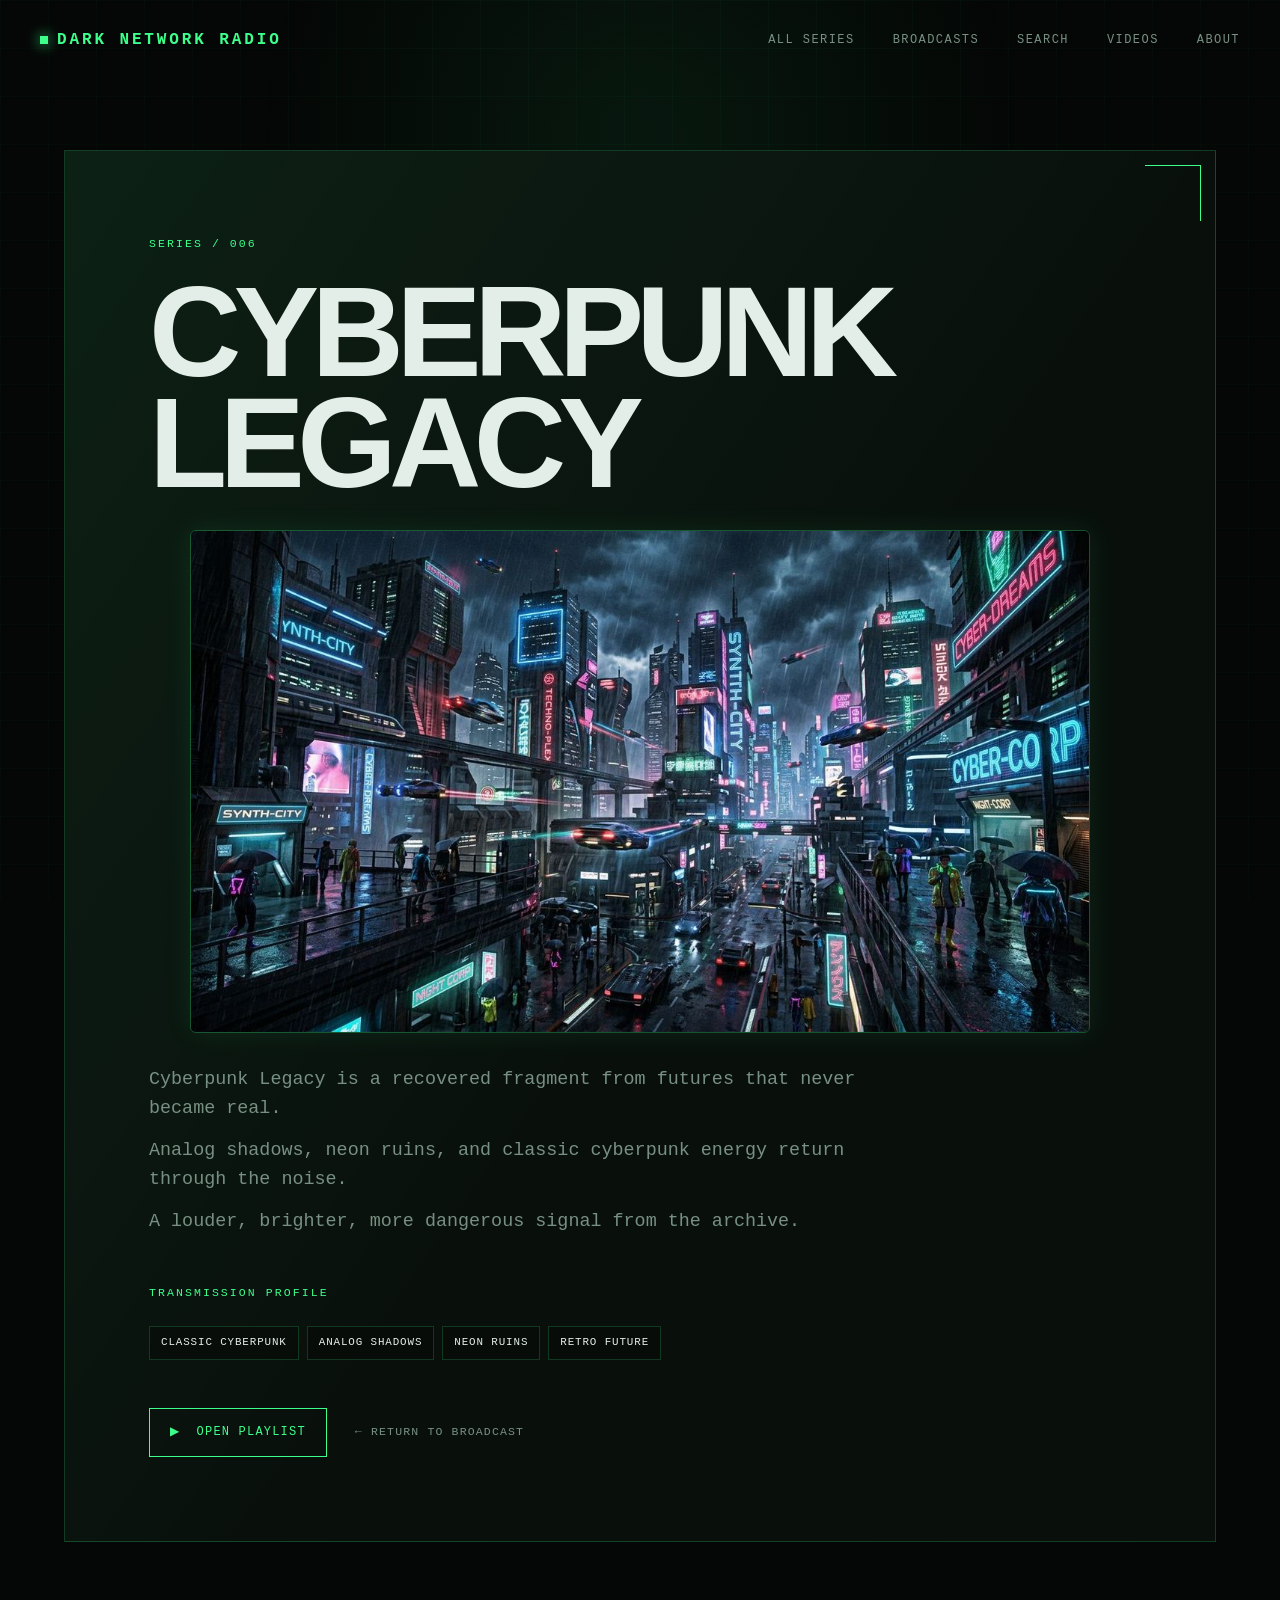
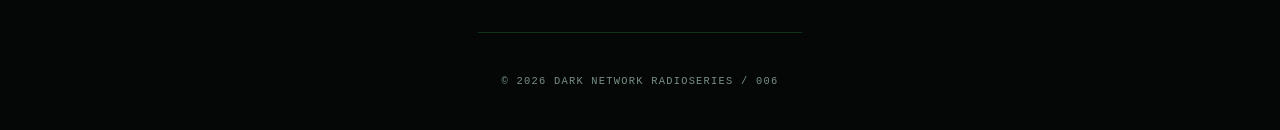
<file: series/cyberpunk-legacy.html>
<!DOCTYPE html>
<html lang="en">
<head>
  <meta charset="UTF-8">
  <meta name="viewport" content="width=device-width, initial-scale=1.0">
  <meta name="description" content="Fragments recovered from lost futures. Classic cyberpunk energy, analog shadows, and neon ruins.">
  <title>Cyberpunk Legacy — DARK NETWORK RADIO</title>
  <link rel="stylesheet" href="../style.css">
</head>
<body class="series-page">
  <div class="scanlines" aria-hidden="true"></div>
  <header class="site-header">
    <a class="logo" href="../index.html" aria-label="Dark Network Radio home"><i></i>DARK NETWORK RADIO</a>
    <nav aria-label="Main navigation"><a href="../series.html">All Series</a><a href="../broadcasts.html">Broadcasts</a><a href="../search.html">Search</a><a href="../videos.html">Videos</a><a href="../about.html">About</a></nav>
  </header>

  <main class="series-detail">
    <section class="series-detail-panel" aria-labelledby="series-title">
      <p class="series-number">Series / 006</p>
      <h1 id="series-title">Cyberpunk Legacy</h1>
      <img class="series-image" src="../img/series/cyberpunk-legacy.jpg" alt="Cyberpunk Legacy series artwork" loading="lazy">
      <div class="series-description">
        <p>Cyberpunk Legacy is a recovered fragment from futures that never became real.</p>
        <p>Analog shadows, neon ruins, and classic cyberpunk energy return through the noise.</p>
        <p>A louder, brighter, more dangerous signal from the archive.</p>
      </div>

      <div class="series-keywords">
        <p class="section-label">TRANSMISSION PROFILE</p>
        <ul>
          <li>Classic cyberpunk</li>
          <li>Analog shadows</li>
          <li>Neon ruins</li>
          <li>Retro future</li>
        </ul>
      </div>

      <div class="series-actions">
        <a class="youtube-button" href="https://www.youtube.com/@DARKNETWORKRADIO" data-series-id="cyberpunk-legacy" target="_blank" rel="noopener noreferrer"><span>▶</span> OPEN PLAYLIST</a>
        <a class="back-link" href="../index.html">← Return to Broadcast</a>
      </div>
    </section>
  </main>

  <footer><p>© 2026 DARK NETWORK RADIO</p><p>SERIES / 006</p></footer>
  <script src="../data/series.js"></script>
  <script src="../script.js"></script>
</body>
</html>
</file>
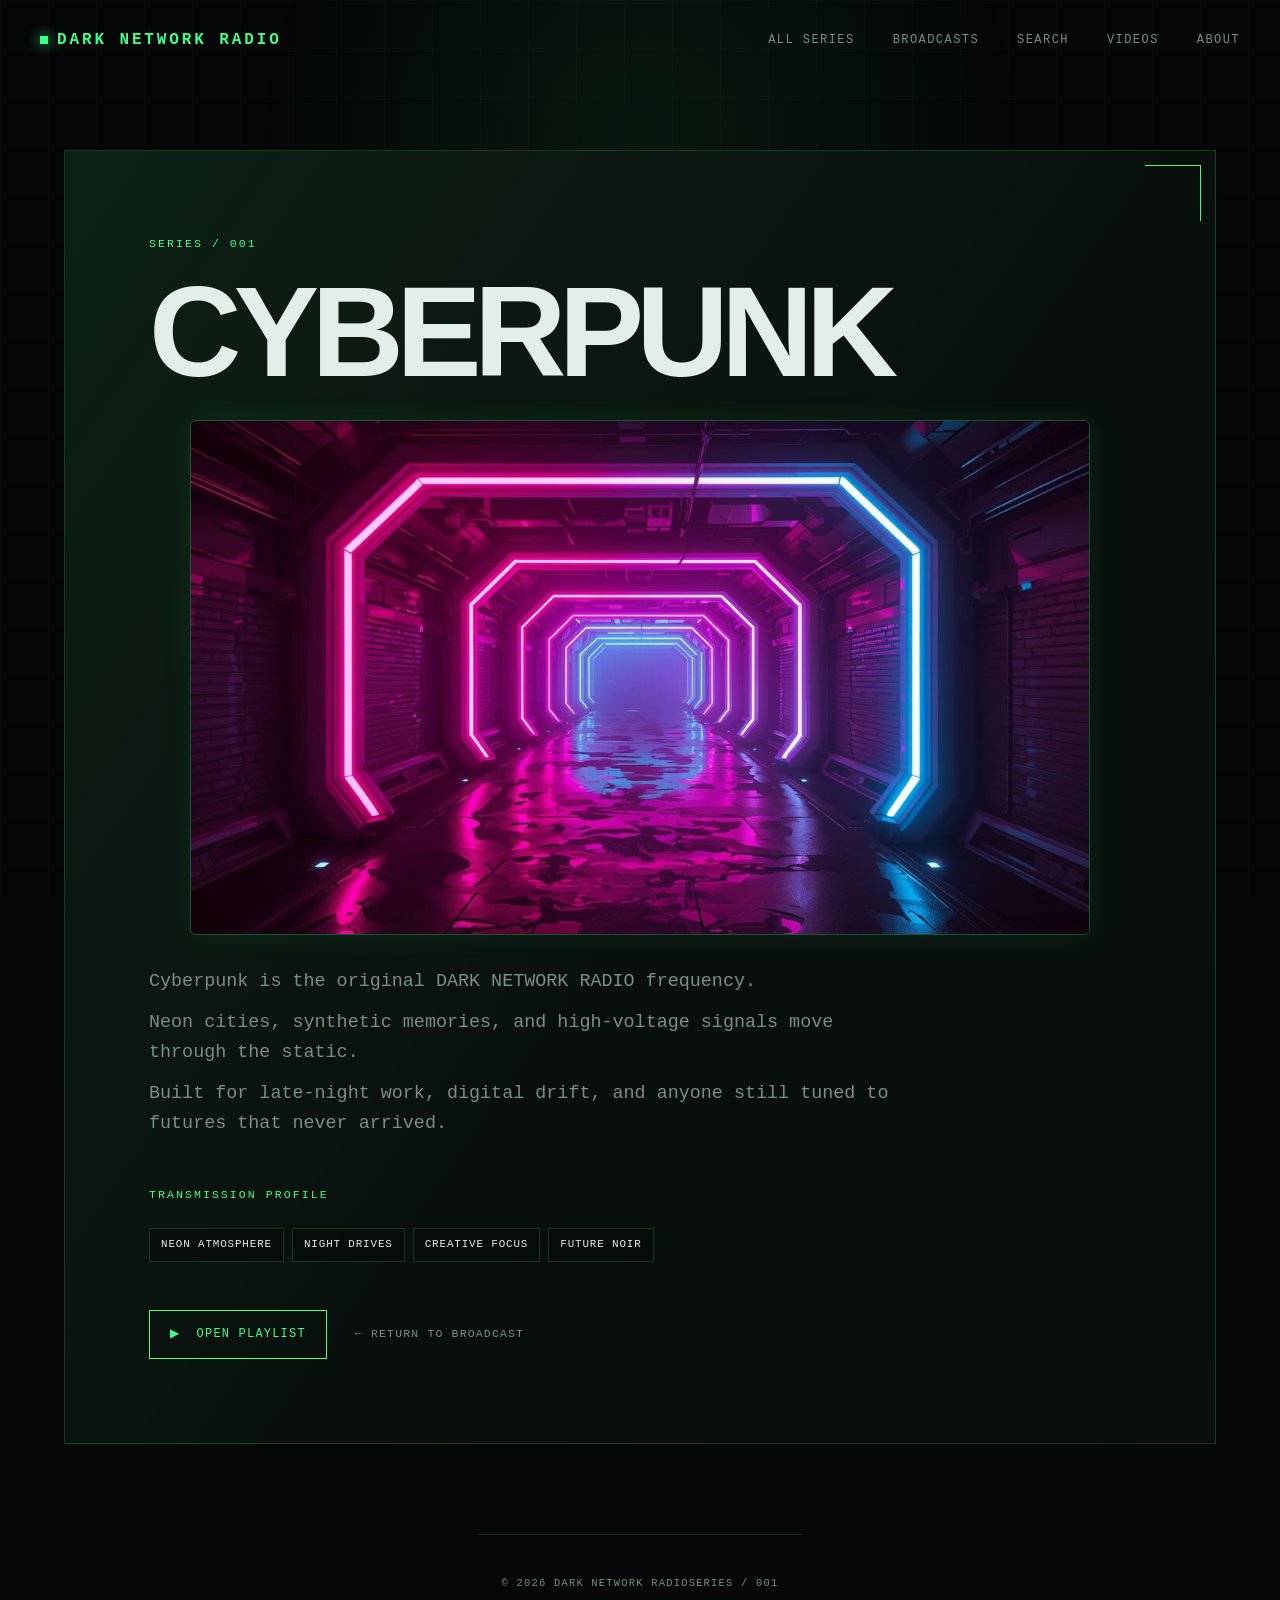
<file: series/cyberpunk.html>
<!DOCTYPE html>
<html lang="en">
<head>
  <meta charset="UTF-8">
  <meta name="viewport" content="width=device-width, initial-scale=1.0">
  <meta name="description" content="Neon cities, synthetic memories, and high-voltage signals from the original DARK NETWORK RADIO frequency.">
  <title>Cyberpunk — DARK NETWORK RADIO</title>
  <link rel="stylesheet" href="../style.css">
</head>
<body class="series-page">
  <div class="scanlines" aria-hidden="true"></div>
  <header class="site-header">
    <a class="logo" href="../index.html" aria-label="Dark Network Radio home"><i></i>DARK NETWORK RADIO</a>
    <nav aria-label="Main navigation"><a href="../series.html">All Series</a><a href="../broadcasts.html">Broadcasts</a><a href="../search.html">Search</a><a href="../videos.html">Videos</a><a href="../about.html">About</a></nav>
  </header>

  <main class="series-detail">
    <section class="series-detail-panel" aria-labelledby="series-title">
      <p class="series-number">Series / 001</p>
      <h1 id="series-title">Cyberpunk</h1>
      <img class="series-image" src="../img/series/cyberpunk.jpg" alt="Cyberpunk series artwork" loading="lazy">
      <div class="series-description">
        <p>Cyberpunk is the original DARK NETWORK RADIO frequency.</p>
        <p>Neon cities, synthetic memories, and high-voltage signals move through the static.</p>
        <p>Built for late-night work, digital drift, and anyone still tuned to futures that never arrived.</p>
      </div>

      <div class="series-keywords">
        <p class="section-label">TRANSMISSION PROFILE</p>
        <ul>
          <li>Neon atmosphere</li>
          <li>Night drives</li>
          <li>Creative focus</li>
          <li>Future noir</li>
        </ul>
      </div>

      <div class="series-actions">
        <a class="youtube-button" href="https://www.youtube.com/@DARKNETWORKRADIO" data-series-id="cyberpunk-hacker-radio" target="_blank" rel="noopener noreferrer"><span>▶</span> OPEN PLAYLIST</a>
        <a class="back-link" href="../index.html">← Return to Broadcast</a>
      </div>
    </section>
  </main>

  <footer><p>© 2026 DARK NETWORK RADIO</p><p>SERIES / 001</p></footer>
  <script src="../data/series.js"></script>
  <script src="../script.js"></script>
</body>
</html>
</file>
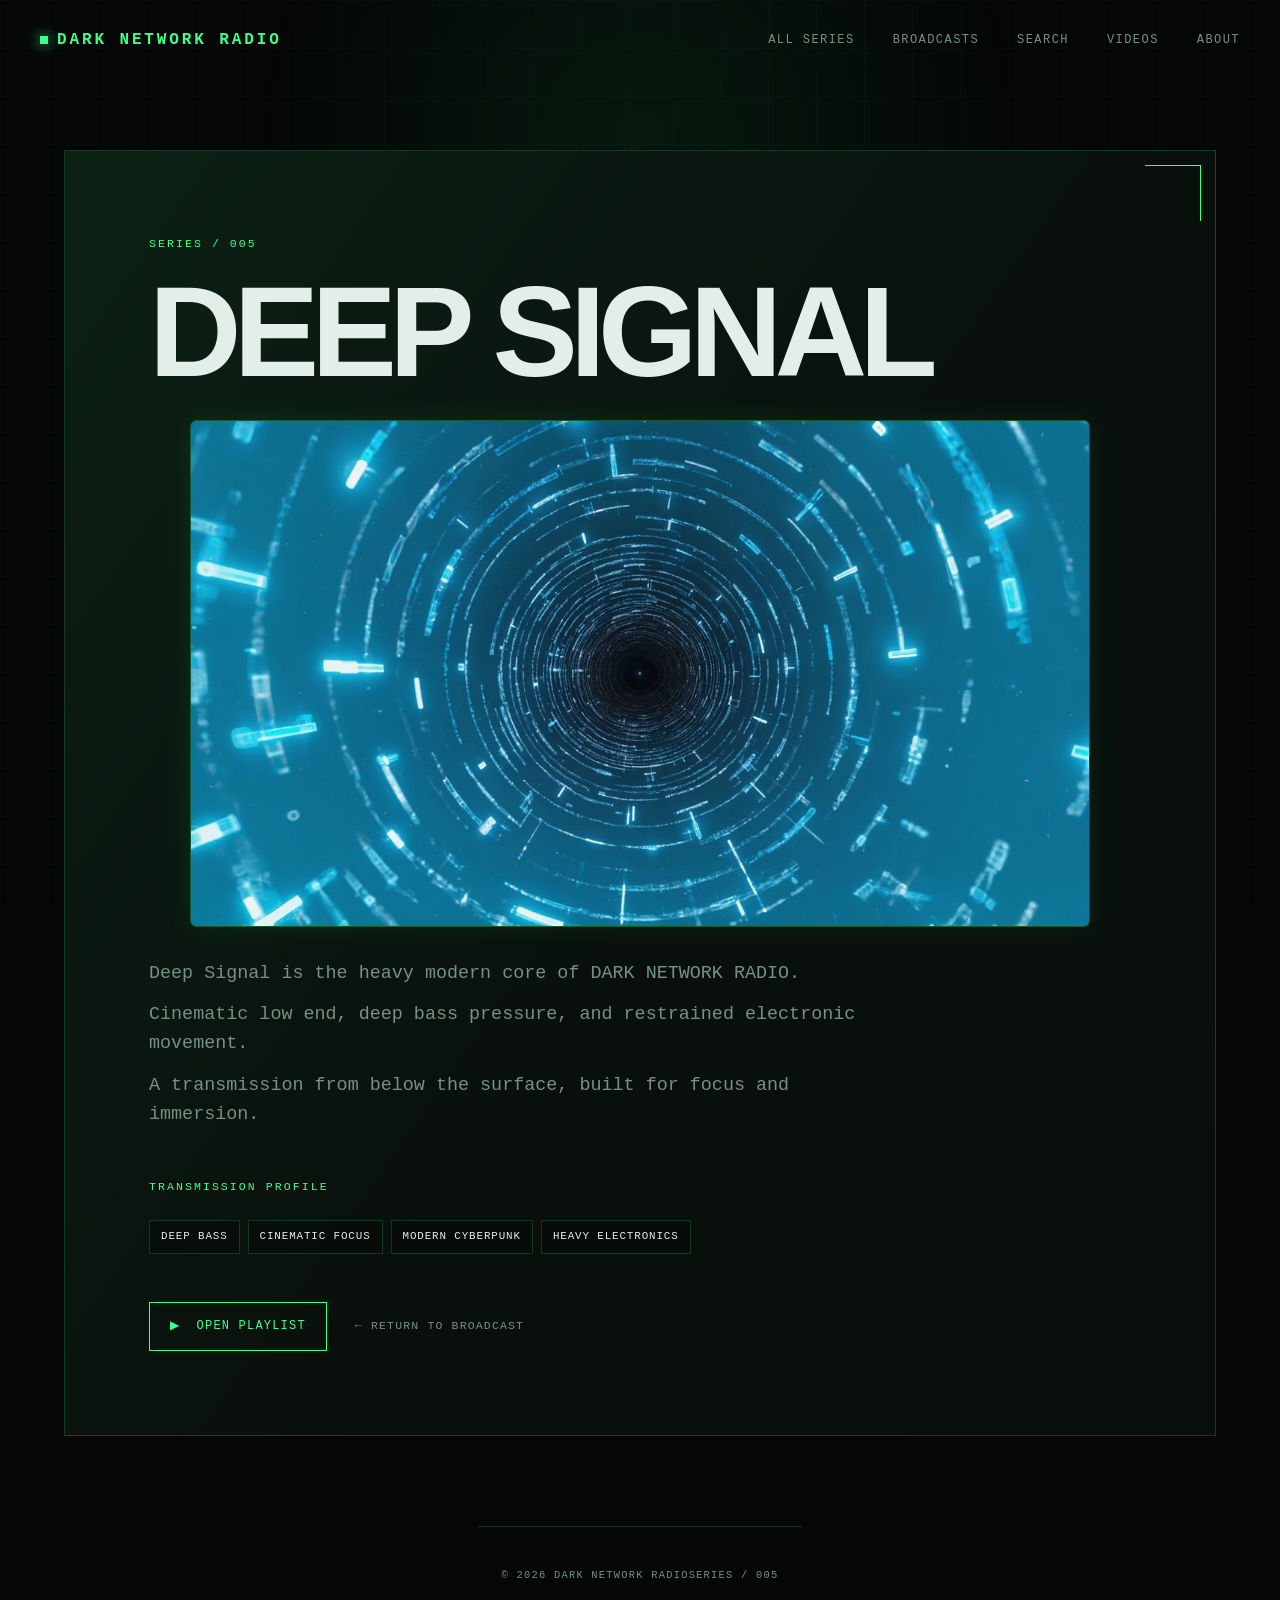
<file: series/deep-signal.html>
<!DOCTYPE html>
<html lang="en">
<head>
  <meta charset="UTF-8">
  <meta name="viewport" content="width=device-width, initial-scale=1.0">
  <meta name="description" content="Heavy modern cyberpunk electronics, deep bass pressure, and cinematic transmissions from below the surface.">
  <title>Deep Signal — DARK NETWORK RADIO</title>
  <link rel="stylesheet" href="../style.css">
</head>
<body class="series-page">
  <div class="scanlines" aria-hidden="true"></div>
  <header class="site-header">
    <a class="logo" href="../index.html" aria-label="Dark Network Radio home"><i></i>DARK NETWORK RADIO</a>
    <nav aria-label="Main navigation"><a href="../series.html">All Series</a><a href="../broadcasts.html">Broadcasts</a><a href="../search.html">Search</a><a href="../videos.html">Videos</a><a href="../about.html">About</a></nav>
  </header>

  <main class="series-detail">
    <section class="series-detail-panel" aria-labelledby="series-title">
      <p class="series-number">Series / 005</p>
      <h1 id="series-title">Deep Signal</h1>
      <img class="series-image" src="../img/series/deep-signal.jpg" alt="Deep Signal series artwork" loading="lazy">
      <div class="series-description">
        <p>Deep Signal is the heavy modern core of DARK NETWORK RADIO.</p>
        <p>Cinematic low end, deep bass pressure, and restrained electronic movement.</p>
        <p>A transmission from below the surface, built for focus and immersion.</p>
      </div>

      <div class="series-keywords">
        <p class="section-label">TRANSMISSION PROFILE</p>
        <ul>
          <li>Deep bass</li>
          <li>Cinematic focus</li>
          <li>Modern cyberpunk</li>
          <li>Heavy electronics</li>
        </ul>
      </div>

      <div class="series-actions">
        <a class="youtube-button" href="https://www.youtube.com/@DARKNETWORKRADIO" data-series-id="deep-signal-1" target="_blank" rel="noopener noreferrer"><span>▶</span> OPEN PLAYLIST</a>
        <a class="back-link" href="../index.html">← Return to Broadcast</a>
      </div>
    </section>
  </main>

  <footer><p>© 2026 DARK NETWORK RADIO</p><p>SERIES / 005</p></footer>
  <script src="../data/series.js"></script>
  <script src="../script.js"></script>
</body>
</html>
</file>
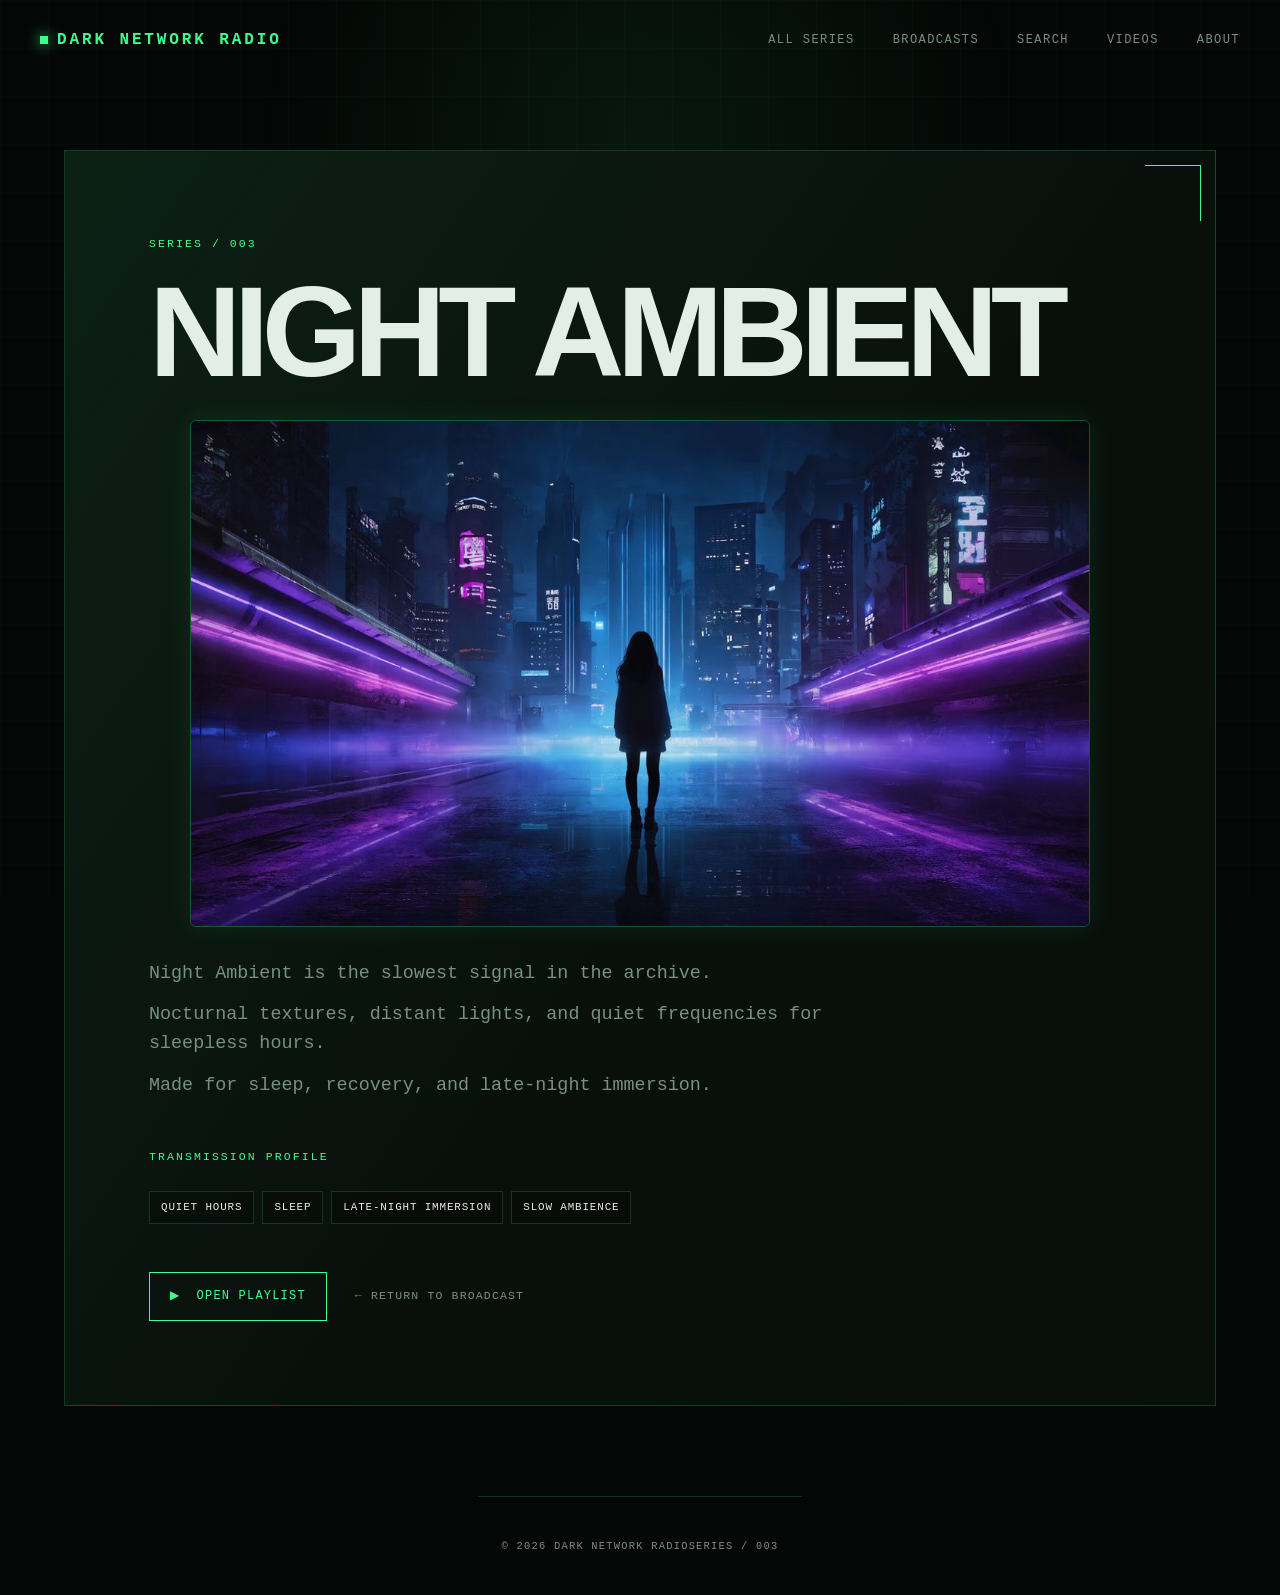
<file: series/night-ambient.html>
<!DOCTYPE html>
<html lang="en">
<head>
  <meta charset="UTF-8">
  <meta name="viewport" content="width=device-width, initial-scale=1.0">
  <meta name="description" content="Slow nocturnal soundscapes for quiet hours, sleep, and late-night immersion.">
  <title>Night Ambient — DARK NETWORK RADIO</title>
  <link rel="stylesheet" href="../style.css">
</head>
<body class="series-page">
  <div class="scanlines" aria-hidden="true"></div>
  <header class="site-header">
    <a class="logo" href="../index.html" aria-label="Dark Network Radio home"><i></i>DARK NETWORK RADIO</a>
    <nav aria-label="Main navigation"><a href="../series.html">All Series</a><a href="../broadcasts.html">Broadcasts</a><a href="../search.html">Search</a><a href="../videos.html">Videos</a><a href="../about.html">About</a></nav>
  </header>

  <main class="series-detail">
    <section class="series-detail-panel" aria-labelledby="series-title">
      <p class="series-number">Series / 003</p>
      <h1 id="series-title">Night Ambient</h1>
      <img class="series-image" src="../img/series/night-ambient.jpg" alt="Night Ambient series artwork" loading="lazy">
      <div class="series-description">
        <p>Night Ambient is the slowest signal in the archive.</p>
        <p>Nocturnal textures, distant lights, and quiet frequencies for sleepless hours.</p>
        <p>Made for sleep, recovery, and late-night immersion.</p>
      </div>

      <div class="series-keywords">
        <p class="section-label">TRANSMISSION PROFILE</p>
        <ul>
          <li>Quiet hours</li>
          <li>Sleep</li>
          <li>Late-night immersion</li>
          <li>Slow ambience</li>
        </ul>
      </div>

      <div class="series-actions">
        <a class="youtube-button" href="https://www.youtube.com/@DARKNETWORKRADIO" data-series-id="night-ambient" target="_blank" rel="noopener noreferrer"><span>▶</span> OPEN PLAYLIST</a>
        <a class="back-link" href="../index.html">← Return to Broadcast</a>
      </div>
    </section>
  </main>

  <footer><p>© 2026 DARK NETWORK RADIO</p><p>SERIES / 003</p></footer>
  <script src="../data/series.js"></script>
  <script src="../script.js"></script>
</body>
</html>
</file>
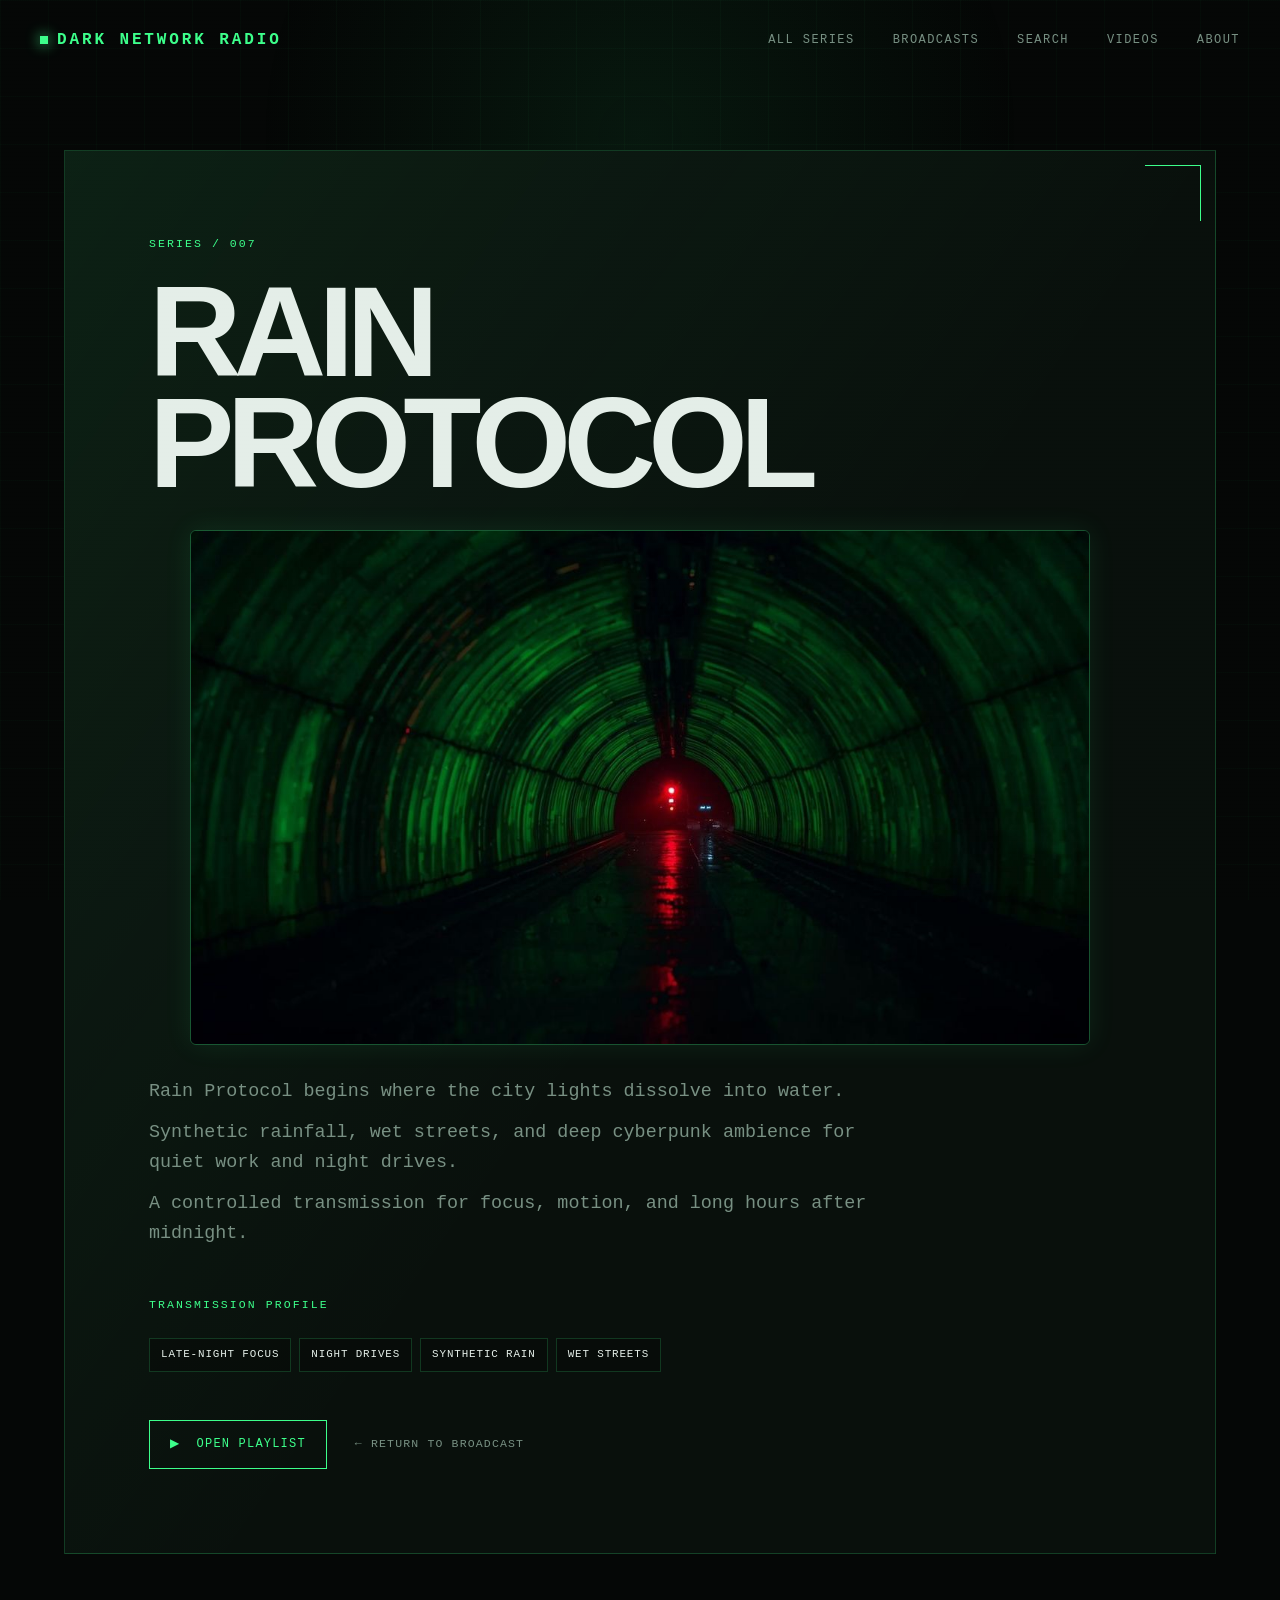
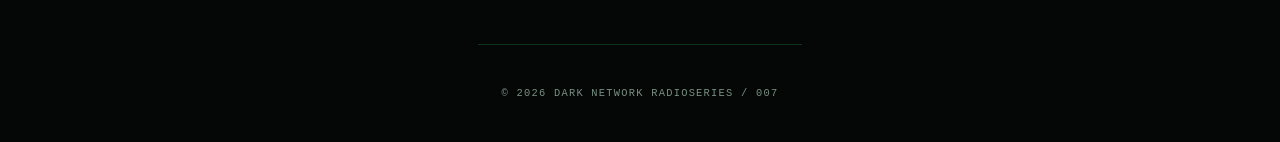
<file: series/rain-protocol.html>
<!DOCTYPE html>
<html lang="en">
<head>
  <meta charset="UTF-8">
  <meta name="viewport" content="width=device-width, initial-scale=1.0">
  <meta name="description" content="Synthetic rainfall, wet streets, and deep cyberpunk ambience for late-night focus and night drives.">
  <title>Rain Protocol — DARK NETWORK RADIO</title>
  <link rel="stylesheet" href="../style.css">
</head>
<body class="series-page">
  <div class="scanlines" aria-hidden="true"></div>
  <header class="site-header">
    <a class="logo" href="../index.html" aria-label="Dark Network Radio home"><i></i>DARK NETWORK RADIO</a>
    <nav aria-label="Main navigation"><a href="../series.html">All Series</a><a href="../broadcasts.html">Broadcasts</a><a href="../search.html">Search</a><a href="../videos.html">Videos</a><a href="../about.html">About</a></nav>
  </header>

  <main class="series-detail">
    <section class="series-detail-panel" aria-labelledby="series-title">
      <p class="series-number">Series / 007</p>
      <h1 id="series-title">Rain Protocol</h1>
      <img class="series-image" src="../img/series/rain-protocol.jpg" alt="Rain Protocol series artwork" loading="lazy">
      <div class="series-description">
        <p>Rain Protocol begins where the city lights dissolve into water.</p>
        <p>Synthetic rainfall, wet streets, and deep cyberpunk ambience for quiet work and night drives.</p>
        <p>A controlled transmission for focus, motion, and long hours after midnight.</p>
      </div>

      <div class="series-keywords">
        <p class="section-label">TRANSMISSION PROFILE</p>
        <ul>
          <li>Late-night focus</li>
          <li>Night drives</li>
          <li>Synthetic rain</li>
          <li>Wet streets</li>
        </ul>
      </div>

      <div class="series-actions">
        <a class="youtube-button" href="https://www.youtube.com/@DARKNETWORKRADIO" data-series-id="rain-protocol" target="_blank" rel="noopener noreferrer"><span>▶</span> OPEN PLAYLIST</a>
        <a class="back-link" href="../index.html">← Return to Broadcast</a>
      </div>
    </section>
  </main>

  <footer><p>© 2026 DARK NETWORK RADIO</p><p>SERIES / 007</p></footer>
  <script src="../data/series.js"></script>
  <script src="../script.js"></script>
</body>
</html>
</file>
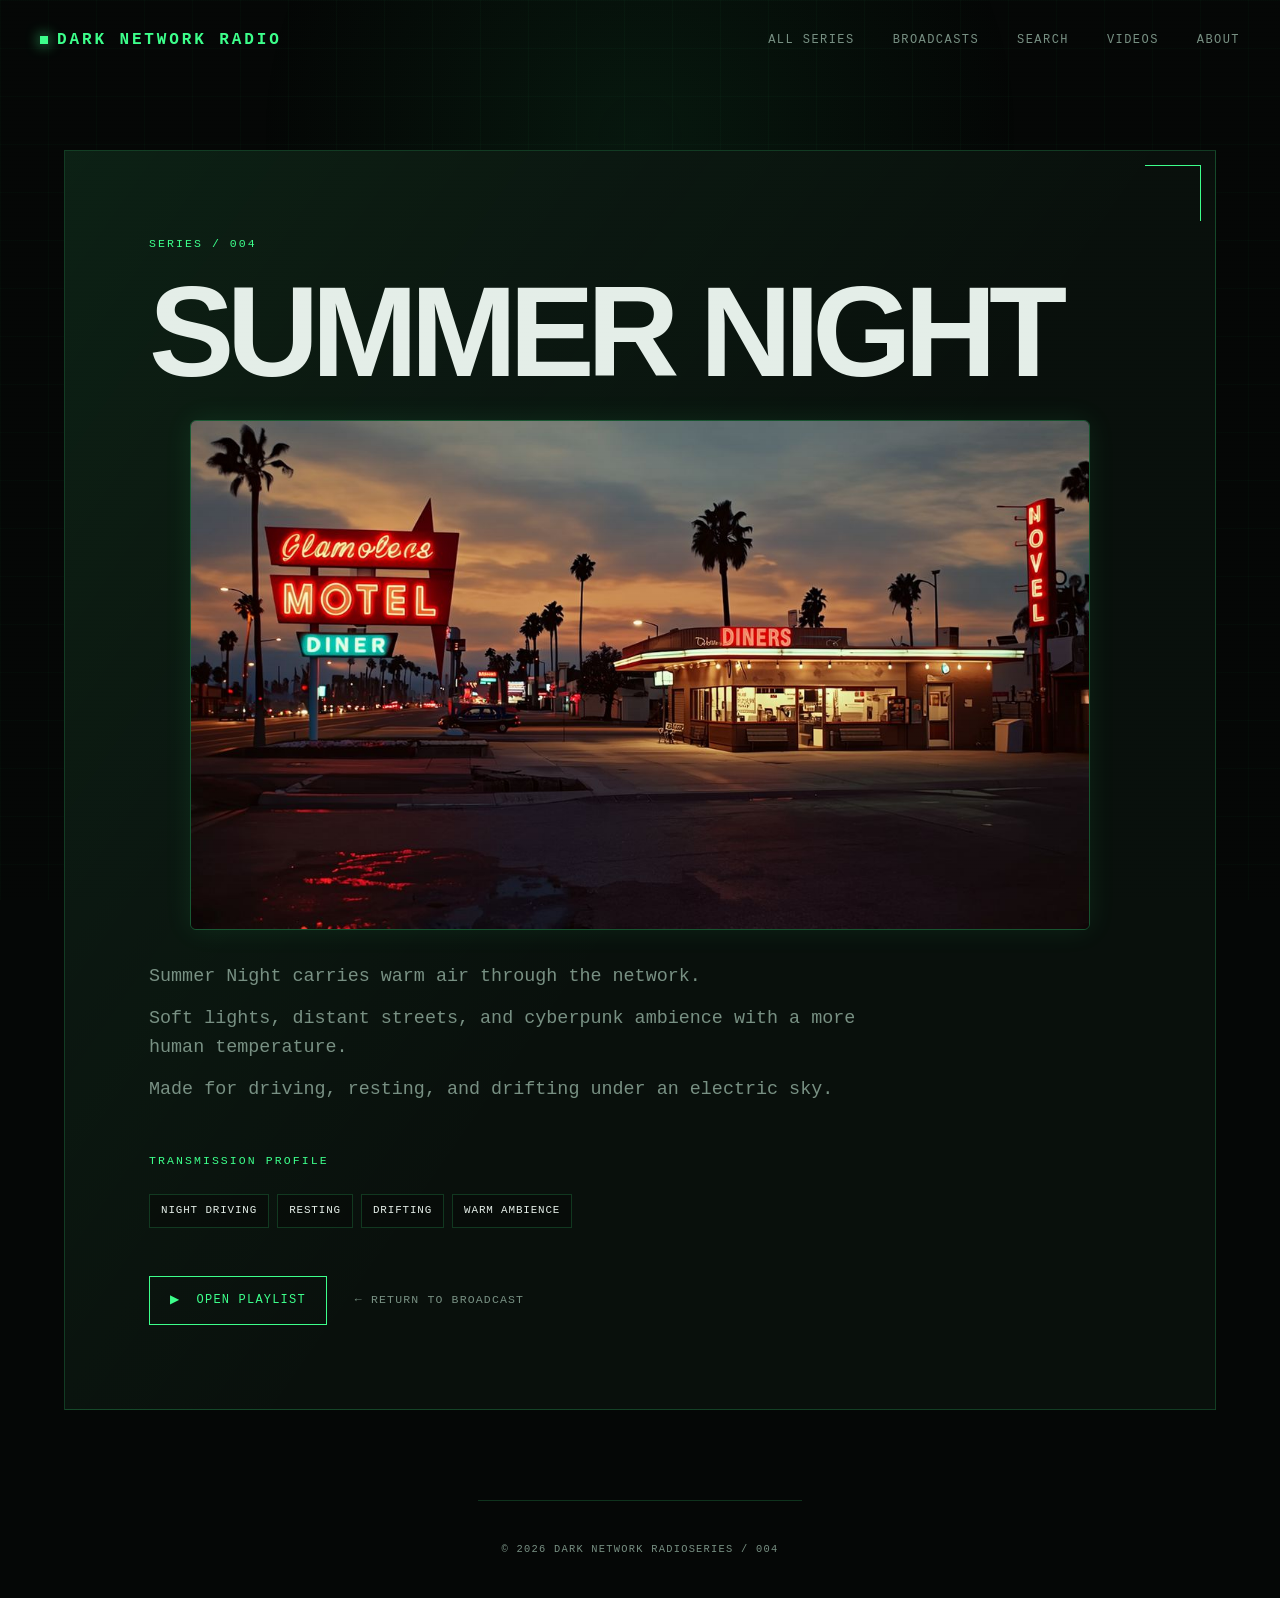
<file: series/summer-night.html>
<!DOCTYPE html>
<html lang="en">
<head>
  <meta charset="UTF-8">
  <meta name="viewport" content="width=device-width, initial-scale=1.0">
  <meta name="description" content="Warm night air, distant lights, and cyberpunk ambience for driving, resting, and drifting.">
  <title>Summer Night — DARK NETWORK RADIO</title>
  <link rel="stylesheet" href="../style.css">
</head>
<body class="series-page">
  <div class="scanlines" aria-hidden="true"></div>
  <header class="site-header">
    <a class="logo" href="../index.html" aria-label="Dark Network Radio home"><i></i>DARK NETWORK RADIO</a>
    <nav aria-label="Main navigation"><a href="../series.html">All Series</a><a href="../broadcasts.html">Broadcasts</a><a href="../search.html">Search</a><a href="../videos.html">Videos</a><a href="../about.html">About</a></nav>
  </header>

  <main class="series-detail">
    <section class="series-detail-panel" aria-labelledby="series-title">
      <p class="series-number">Series / 004</p>
      <h1 id="series-title">Summer Night</h1>
      <img class="series-image" src="../img/series/summer-night.jpg" alt="Summer Night series artwork" loading="lazy">
      <div class="series-description">
        <p>Summer Night carries warm air through the network.</p>
        <p>Soft lights, distant streets, and cyberpunk ambience with a more human temperature.</p>
        <p>Made for driving, resting, and drifting under an electric sky.</p>
      </div>

      <div class="series-keywords">
        <p class="section-label">TRANSMISSION PROFILE</p>
        <ul>
          <li>Night driving</li>
          <li>Resting</li>
          <li>Drifting</li>
          <li>Warm ambience</li>
        </ul>
      </div>

      <div class="series-actions">
        <a class="youtube-button" href="https://www.youtube.com/@DARKNETWORKRADIO" data-series-id="summer-night" target="_blank" rel="noopener noreferrer"><span>▶</span> OPEN PLAYLIST</a>
        <a class="back-link" href="../index.html">← Return to Broadcast</a>
      </div>
    </section>
  </main>

  <footer><p>© 2026 DARK NETWORK RADIO</p><p>SERIES / 004</p></footer>
  <script src="../data/series.js"></script>
  <script src="../script.js"></script>
</body>
</html>
</file>
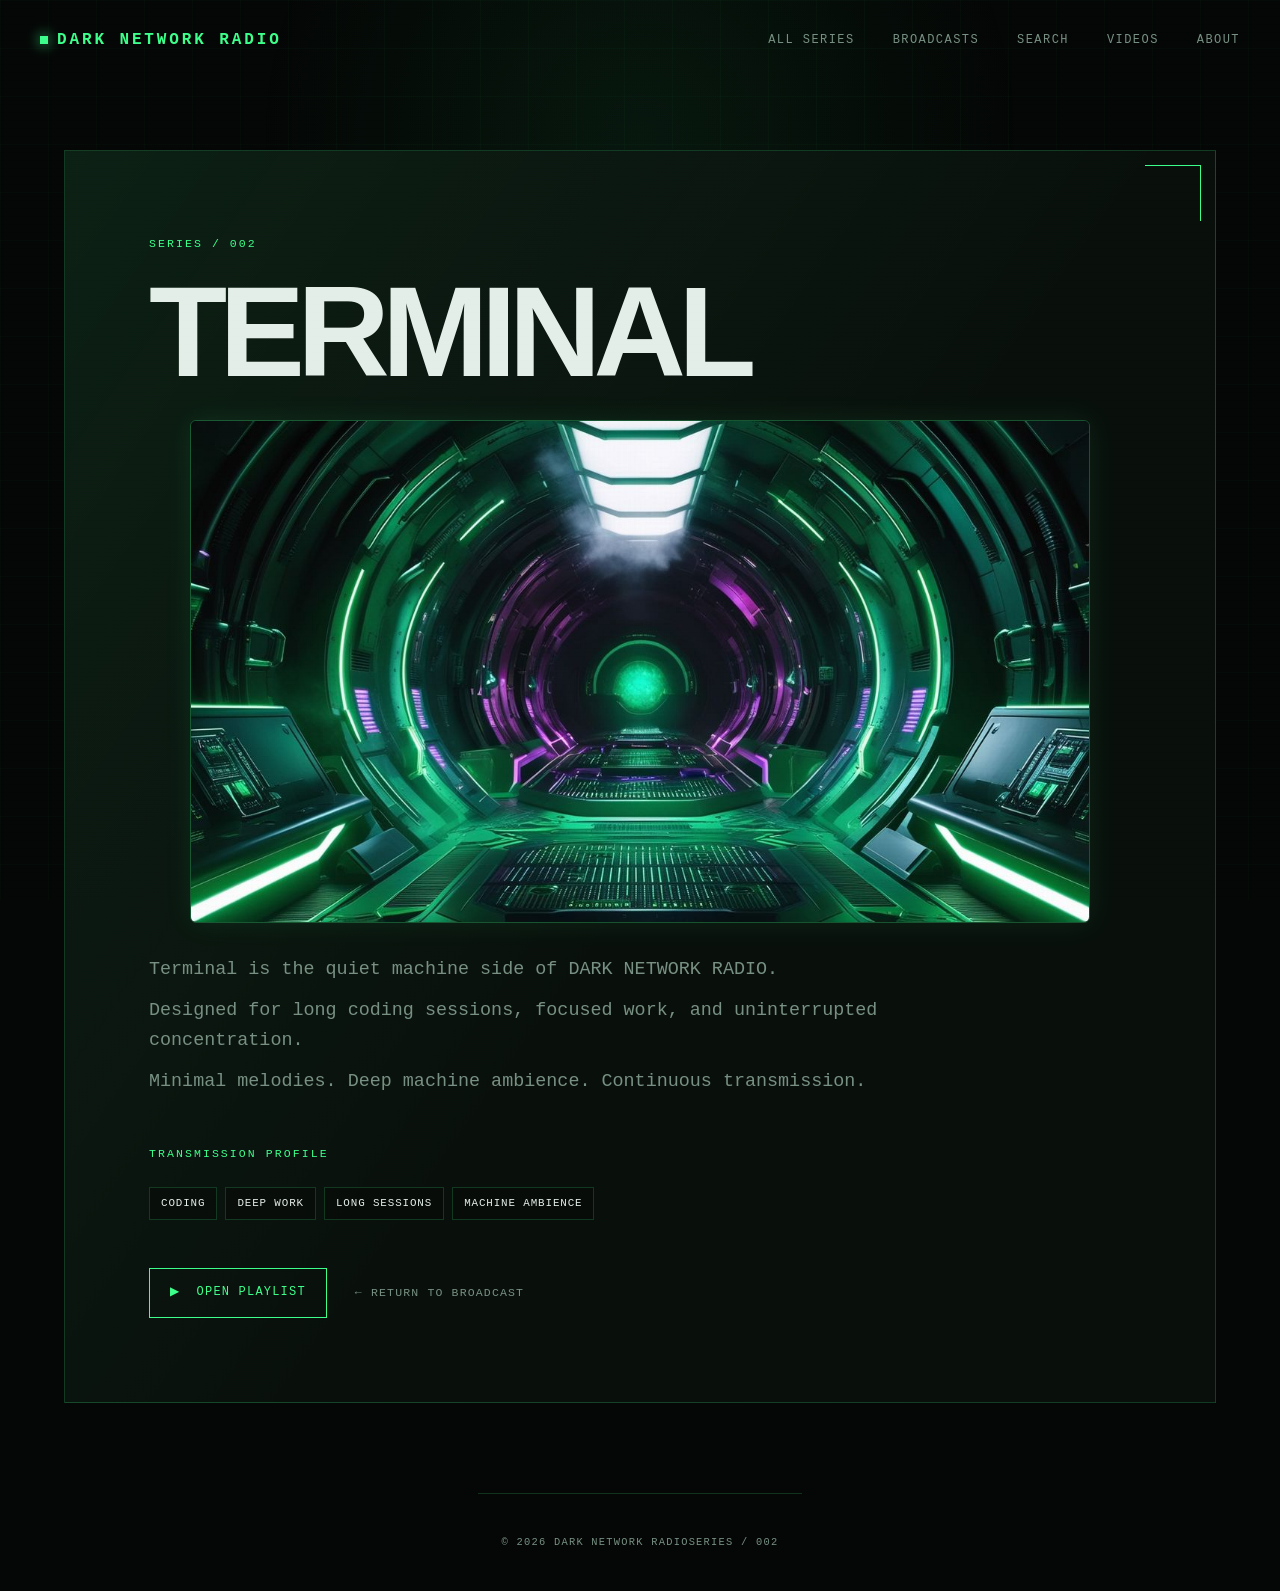
<file: series/terminal.html>
<!DOCTYPE html>
<html lang="en">
<head>
  <meta charset="UTF-8">
  <meta name="viewport" content="width=device-width, initial-scale=1.0">
  <meta name="description" content="Focused machine ambience for coding, deep work, and long sessions inside the network.">
  <title>Terminal — DARK NETWORK RADIO</title>
  <link rel="stylesheet" href="../style.css">
</head>
<body class="series-page">
  <div class="scanlines" aria-hidden="true"></div>
  <header class="site-header">
    <a class="logo" href="../index.html" aria-label="Dark Network Radio home"><i></i>DARK NETWORK RADIO</a>
    <nav aria-label="Main navigation"><a href="../series.html">All Series</a><a href="../broadcasts.html">Broadcasts</a><a href="../search.html">Search</a><a href="../videos.html">Videos</a><a href="../about.html">About</a></nav>
  </header>

  <main class="series-detail">
    <section class="series-detail-panel" aria-labelledby="series-title">
      <p class="series-number">Series / 002</p>
      <h1 id="series-title">Terminal</h1>
      <img class="series-image" src="../img/series/terminal.jpg" alt="Terminal series artwork" loading="lazy">
      <div class="series-description">
        <p>Terminal is the quiet machine side of DARK NETWORK RADIO.</p>
        <p>Designed for long coding sessions, focused work, and uninterrupted concentration.</p>
        <p>Minimal melodies. Deep machine ambience. Continuous transmission.</p>
      </div>

      <div class="series-keywords">
        <p class="section-label">TRANSMISSION PROFILE</p>
        <ul>
          <li>Coding</li>
          <li>Deep work</li>
          <li>Long sessions</li>
          <li>Machine ambience</li>
        </ul>
      </div>

      <div class="series-actions">
        <a class="youtube-button" href="https://www.youtube.com/@DARKNETWORKRADIO" data-series-id="terminal-focus-radio" target="_blank" rel="noopener noreferrer"><span>▶</span> OPEN PLAYLIST</a>
        <a class="back-link" href="../index.html">← Return to Broadcast</a>
      </div>
    </section>
  </main>

  <footer><p>© 2026 DARK NETWORK RADIO</p><p>SERIES / 002</p></footer>
  <script src="../data/series.js"></script>
  <script src="../script.js"></script>
</body>
</html>
</file>
<file: style.css>
:root {
  --black: #050706;
  --panel: #09100c;
  --green: #3dff8b;
  --green-dim: #1ba75a;
  --text: #e4eee8;
  --muted: #789083;
  --line: rgba(61, 255, 139, .18);
}

* { box-sizing: border-box; }
html { scroll-behavior: smooth; }
body {
  margin: 0;
  color: var(--text);
  background: var(--black);
  font-family: "Courier New", Courier, monospace;
  line-height: 1.6;
  overflow-x: hidden;
}
body::before {
  content: "";
  position: fixed;
  inset: 0;
  z-index: -1;
  background:
    linear-gradient(rgba(61,255,139,.025) 1px, transparent 1px),
    linear-gradient(90deg, rgba(61,255,139,.025) 1px, transparent 1px),
    radial-gradient(circle at 50% 15%, rgba(21,115,59,.16), transparent 38%);
  background-size: 48px 48px, 48px 48px, auto;
}
.scanlines {
  position: fixed;
  inset: 0;
  z-index: 10;
  pointer-events: none;
  opacity: .18;
  background: repeating-linear-gradient(0deg, transparent 0 3px, rgba(255,255,255,.025) 4px);
}
a { color: inherit; text-decoration: none; }
.site-header {
  position: absolute;
  top: 0;
  left: 50%;
  width: min(1200px, calc(100% - 48px));
  transform: translateX(-50%);
  display: flex;
  justify-content: space-between;
  align-items: center;
  padding: 28px 0;
  z-index: 2;
}
.logo { color: var(--green); font-weight: 700; letter-spacing: .18em; }
.logo i, .status i, .eyebrow i {
  display: inline-block;
  width: 8px;
  height: 8px;
  margin-right: 9px;
  border-radius: 50%;
  background: var(--green);
  box-shadow: 0 0 14px var(--green);
}
.logo i { border-radius: 0; }
nav { display: flex; flex-wrap: wrap; justify-content: flex-end; gap: clamp(14px, 3vw, 38px); }
nav a { color: var(--muted); font-size: .75rem; letter-spacing: .12em; text-transform: uppercase; transition: color .2s; }
nav a:hover, nav a:focus-visible, nav a[aria-current="page"] { color: var(--green); }
nav a:focus-visible {
  outline: 1px solid var(--green);
  outline-offset: 5px;
}

.hero {
  min-height: 100svh;
  position: relative;
  background:
    linear-gradient(90deg, rgba(5,7,6,.94) 0%, rgba(5,7,6,.76) 44%, rgba(5,7,6,.28) 78%, rgba(5,7,6,.5) 100%),
    linear-gradient(0deg, rgba(5,7,6,.82) 0%, transparent 34%),
    url("img/hero.jpg") center center / cover no-repeat;
  border-bottom: 1px solid var(--line);
}

.hero-content {
  min-height: 100svh;
  width: min(1200px, 100%);
  margin: 0 auto;
  padding: 150px 24px 90px;
  display: flex;
  flex-direction: column;
  justify-content: center;
  position: relative;
}
.hero::after {
  content: "DNR / 89.7";
  position: absolute;
  right: 24px;
  top: 50%;
  color: var(--line);
  font-size: .7rem;
  letter-spacing: .35em;
  transform: rotate(90deg) translateX(50%);
  transform-origin: right center;
}
.status, .eyebrow, .section-label {
  color: var(--green);
  font-size: .72rem;
  letter-spacing: .18em;
  text-transform: uppercase;
}
.status i, .eyebrow i { width: 7px; height: 7px; animation: pulse 1.8s infinite; }
.hero h1 {
  margin: 28px 0 20px;
  font-family: Arial, Helvetica, sans-serif;
  font-size: clamp(3.4rem, 10.5vw, 9rem);
  line-height: .82;
  letter-spacing: -.065em;
}
.hero h1 em, .about h2 em { color: var(--green); font-style: normal; }
.tagline {
  margin: 0;
  color: var(--text);
  font-size: clamp(1rem, 2vw, 1.3rem);
  line-height: 1.45;
}
.hero-description { max-width: 560px; margin: 18px 0 0; color: var(--muted); font-size: .82rem; }
.hero-actions { display: flex; flex-wrap: wrap; gap: 12px; margin-top: 34px; }
.hero-button {
  min-width: 150px;
  padding: 13px 18px;
  border: 1px solid var(--line);
  color: var(--text);
  background: rgba(5,7,6,.46);
  font-size: .7rem;
  letter-spacing: .12em;
  text-align: center;
  text-transform: uppercase;
  transition: border-color .2s, color .2s, background .2s;
}
.hero-button:hover,
.hero-button:focus-visible { border-color: var(--green); color: var(--green); }
.hero-button.primary { border-color: var(--green); color: var(--black); background: var(--green); }
.hero-button.primary:hover,
.hero-button.primary:focus-visible { color: var(--black); background: #75ffad; }

.section { max-width: 1200px; margin: 0 auto; padding: 120px 24px; }
.section-label { margin: 0 0 24px; }
.broadcast-panel {
  position: relative;
  min-height: 440px;
  padding: clamp(28px, 6vw, 72px);
  display: flex;
  flex-direction: column;
  justify-content: space-between;
  border: 1px solid var(--line);
  background: linear-gradient(125deg, rgba(61,255,139,.07), transparent 55%), var(--panel);
  overflow: hidden;
}
.broadcast-panel::before, .broadcast-panel::after {
  content: "";
  position: absolute;
  width: 55px;
  height: 55px;
  border-color: var(--green);
}
.broadcast-panel::before { top: 14px; left: 14px; border-top: 1px solid; border-left: 1px solid; }
.broadcast-panel::after { right: 14px; bottom: 14px; border-right: 1px solid; border-bottom: 1px solid; }
.eyebrow { margin: 0 0 20px; }
.broadcast-panel h2 {
  margin: 0;
  font-family: Arial, sans-serif;
  font-size: clamp(3.2rem, 8vw, 7rem);
  line-height: .86;
  letter-spacing: -.06em;
}
.meta { color: var(--muted); font-size: .7rem; letter-spacing: .12em; }
.episode-number { color: var(--green); font-size: .42em; letter-spacing: 0; vertical-align: top; }
.broadcast-description { position: relative; z-index: 1; max-width: 610px; margin: 12px 0 0; color: var(--muted); font-size: .82rem; }
.broadcast-status {
  position: relative;
  z-index: 1;
  width: min(100%, 620px);
  display: grid;
  grid-template-columns: repeat(2, 1fr);
  margin: 24px 0;
  border-top: 1px solid var(--line);
  border-left: 1px solid var(--line);
  background: rgba(5, 7, 6, .55);
  box-shadow: 0 0 24px rgba(61,255,139,.035);
}
.broadcast-status p {
  margin: 0;
  padding: 10px 14px;
  display: flex;
  gap: 10px;
  border-right: 1px solid var(--line);
  border-bottom: 1px solid var(--line);
  font-size: .65rem;
  letter-spacing: .08em;
  text-transform: uppercase;
}
.broadcast-status span { color: var(--green-dim); }
.broadcast-status strong { color: var(--text); font-weight: 400; }
.broadcast-console {
  display: grid;
  grid-template-columns: repeat(3, minmax(0, 1fr));
  margin-top: 14px;
  border-top: 1px solid var(--line);
  border-left: 1px solid var(--line);
  background: rgba(9,16,12,.58);
  box-shadow: 0 0 24px rgba(61,255,139,.035);
}
.console-item {
  min-width: 0;
  padding: 16px 18px;
  border-right: 1px solid var(--line);
  border-bottom: 1px solid var(--line);
}
.console-item span,
.console-item strong {
  display: block;
  text-transform: uppercase;
}
.console-item span {
  margin-bottom: 4px;
  color: var(--green-dim);
  font-size: .6rem;
  letter-spacing: .14em;
}
.console-item strong {
  color: var(--text);
  font-size: .72rem;
  font-weight: 400;
  letter-spacing: .08em;
}
.console-item:first-child strong {
  color: var(--green);
  text-shadow: 0 0 10px rgba(61,255,139,.25);
}
.visualizer {
  position: absolute;
  right: 7%;
  top: 16%;
  width: 37%;
  height: 54%;
  display: flex;
  align-items: center;
  gap: 5px;
  opacity: .28;
  transform: skewY(-8deg);
}
.visualizer span { flex: 1; min-width: 2px; height: 12%; background: var(--green); animation: signal 1.2s ease-in-out infinite alternate; }
.visualizer span:nth-child(3n) { animation-duration: .7s; }
.visualizer span:nth-child(4n) { animation-duration: 1.7s; }
.visualizer span:nth-child(5n) { animation-delay: -.8s; }
.youtube-button {
  width: fit-content;
  position: relative;
  z-index: 1;
  padding: 14px 20px;
  border: 1px solid var(--green);
  color: var(--green);
  font-size: .75rem;
  letter-spacing: .1em;
  text-transform: uppercase;
  transition: .2s ease;
}
.youtube-button:hover, .youtube-button:focus-visible { color: var(--black); background: var(--green); box-shadow: 0 0 30px rgba(61,255,139,.18); }
.youtube-button span { margin-right: 8px; }

.section-heading { display: flex; justify-content: space-between; align-items: end; margin-bottom: 48px; }
.section-heading h2, .about h2 {
  margin: 0;
  font-family: Arial, sans-serif;
  font-size: clamp(3rem, 7vw, 6rem);
  line-height: .9;
  letter-spacing: -.05em;
  text-transform: uppercase;
}
.section-heading p { max-width: 290px; margin: 0; color: var(--muted); font-size: .8rem; }
.series-grid { display: grid; grid-template-columns: repeat(2, 1fr); border-top: 1px solid var(--line); border-left: 1px solid var(--line); }
.series-card {
  min-height: 230px;
  padding: 28px;
  position: relative;
  border-right: 1px solid var(--line);
  border-bottom: 1px solid var(--line);
  transition: background .25s, color .25s;
}
.series-card::after { content: "↗"; position: absolute; top: 26px; right: 28px; color: var(--green); opacity: 0; transform: translate(-8px,8px); transition: .25s; }
.series-card > span { color: var(--green-dim); font-size: .65rem; letter-spacing: .14em; }
.series-card h3 { margin: 52px 0 8px; font-family: Arial, sans-serif; font-size: clamp(1.5rem,3vw,2.4rem); letter-spacing: -.03em; text-transform: uppercase; }
.series-card p { margin: 0; color: var(--muted); font-size: .75rem; }
.series-card:hover { background: var(--green); color: var(--black); }
.series-card:hover::after, .series-card:hover > span, .series-card:hover p { color: var(--black); opacity: 1; transform: none; }
.series-card.featured { background: rgba(61,255,139,.055); grid-column: span 2; }

.about { border-top: 1px solid var(--line); }
.about-grid { display: grid; grid-template-columns: 1.25fr .75fr; gap: clamp(40px,10vw,140px); align-items: end; }
.about-grid > div { border-left: 1px solid var(--green); padding-left: 28px; }
.about-grid p { color: var(--muted); }
.about-grid p:first-child { color: var(--text); }
footer {
  max-width: 1200px;
  margin: 0 auto;
  padding: 30px 24px;
  display: flex;
  justify-content: space-between;
  border-top: 1px solid var(--line);
  color: var(--muted);
  font-size: .65rem;
  letter-spacing: .12em;
}

/* Station manifesto */
.manifesto-page { min-height: 100svh; display: flex; flex-direction: column; }
.manifesto-main {
  width: min(1200px, 100%);
  flex: 1;
  margin: 0 auto;
  padding: 150px 24px 100px;
}
.manifesto-panel {
  position: relative;
  padding: clamp(34px, 7vw, 88px);
  border: 1px solid var(--line);
  background: linear-gradient(135deg, rgba(61,255,139,.055), transparent 48%), var(--panel);
}
.manifesto-panel::after {
  content: "";
  position: absolute;
  top: 14px;
  right: 14px;
  width: 55px;
  height: 55px;
  border-top: 1px solid var(--green);
  border-right: 1px solid var(--green);
}
.manifesto-panel h1 {
  max-width: 960px;
  margin: 0;
  font-family: Arial, Helvetica, sans-serif;
  font-size: clamp(3.2rem, 9vw, 7.5rem);
  line-height: .86;
  letter-spacing: -.06em;
  text-transform: uppercase;
}
.manifesto-panel h1 em,
.manifesto-tagline em { color: var(--green); font-style: normal; }
.manifesto-opening {
  max-width: 680px;
  margin: clamp(48px, 8vw, 90px) 0;
  padding-left: 24px;
  border-left: 1px solid var(--green);
  color: var(--text);
  font-size: clamp(1rem, 2.3vw, 1.35rem);
}
.manifesto-copy { max-width: 720px; margin-left: auto; }
.manifesto-copy p { margin: 0 0 1.4em; color: var(--muted); }
.manifesto-copy p:nth-child(3),
.manifesto-copy p:nth-child(5) { color: var(--text); }
.manifesto-tagline {
  margin: clamp(70px, 12vw, 150px) 0;
  font-family: Arial, Helvetica, sans-serif;
  font-size: clamp(2.4rem, 6vw, 5rem);
  line-height: .95;
  letter-spacing: -.045em;
  text-transform: uppercase;
}
.manifesto-footer {
  display: flex;
  justify-content: space-between;
  align-items: end;
  gap: 32px;
  padding-top: 28px;
  border-top: 1px solid var(--line);
}
.manifesto-status { min-width: 190px; padding: 12px 14px; border: 1px solid var(--line); }
.manifesto-status span,
.manifesto-status strong { display: block; text-transform: uppercase; }
.manifesto-status span { color: var(--green-dim); font-size: .6rem; letter-spacing: .14em; }
.manifesto-status strong { margin-top: 3px; color: var(--green); font-size: .78rem; font-weight: 400; letter-spacing: .1em; text-shadow: 0 0 10px rgba(61,255,139,.24); }
.reveal { opacity: 0; transform: translateY(22px); transition: opacity .65s ease, transform .65s ease; }
.reveal.visible { opacity: 1; transform: none; }
@keyframes pulse { 50% { opacity: .35; box-shadow: 0 0 4px var(--green); } }
@keyframes signal { from { height: 8%; } to { height: 92%; } }


/* Series detail pages */
.series-page { min-height: 100svh; display: flex; flex-direction: column; }
.series-detail {
  width: min(1200px, 100%);
  flex: 1;
  margin: 0 auto;
  padding: 150px 24px 90px;
  display: flex;
  align-items: center;
}
.series-detail-panel {
  width: 100%;
  position: relative;
  padding: clamp(32px, 7vw, 84px);
  border: 1px solid var(--line);
  background: linear-gradient(125deg, rgba(61,255,139,.07), transparent 55%), var(--panel);
  overflow: hidden;
}
.series-detail-panel::after {
  content: "";
  position: absolute;
  top: 14px;
  right: 14px;
  width: 55px;
  height: 55px;
  border-top: 1px solid var(--green);
  border-right: 1px solid var(--green);
}
.series-number {
  margin: 0 0 24px;
  color: var(--green);
  font-size: .72rem;
  letter-spacing: .18em;
  text-transform: uppercase;
}
.series-detail h1 {
  max-width: 950px;
  margin: 0;
  font-family: Arial, Helvetica, sans-serif;
  font-size: clamp(3.4rem, 10vw, 8rem);
  line-height: .86;
  letter-spacing: -.06em;
  text-transform: uppercase;
}
.series-image {
  width: 100%;
  max-width: 900px;
  height: auto;
  display: block;
  margin: 2rem auto;
  border: 1px solid rgba(61,255,139,.28);
  border-radius: 6px;
  box-shadow: 0 0 28px rgba(61,255,139,.09);
  object-fit: cover;
}
.series-description {
  max-width: 760px;
  margin: 32px 0 48px;
  color: var(--muted);
  font-size: clamp(.95rem, 2vw, 1.15rem);
}
.series-description p { margin: 0 0 .65em; }
.series-description p:last-child { margin-bottom: 0; }
.series-keywords { max-width: 820px; }
.series-keywords ul {
  display: flex;
  flex-wrap: wrap;
  gap: 8px;
  margin: 0;
  padding: 0;
  list-style: none;
}
.series-keywords li {
  padding: 7px 11px;
  border: 1px solid var(--line);
  color: var(--text);
  background: rgba(5,7,6,.45);
  font-size: .68rem;
  letter-spacing: .08em;
  text-transform: uppercase;
}
.series-actions { display: flex; align-items: center; gap: 28px; margin-top: 48px; }
.back-link {
  color: var(--muted);
  font-size: .72rem;
  letter-spacing: .1em;
  text-transform: uppercase;
  transition: color .2s;
}
.back-link:hover, .back-link:focus-visible { color: var(--green); }
.series-card:focus-visible {
  outline: 1px solid var(--green);
  outline-offset: -3px;
  background: var(--green);
  color: var(--black);
}
.series-card:focus-visible::after,
.series-card:focus-visible > span,
.series-card:focus-visible p { color: var(--black); opacity: 1; transform: none; }

/* Dynamic series detail page */
.series-detail-page { min-height: 100svh; display: flex; flex-direction: column; }
#series-detail-root { flex: 1; }
.series-detail-loading,
.series-detail-lost {
  width: min(1200px, 100%);
  margin: 0 auto;
  padding: 180px 24px 100px;
}
.series-detail-loading h1,
.series-detail-lost h1 {
  margin: 0;
  font-family: Arial, Helvetica, sans-serif;
  font-size: clamp(3.6rem, 10vw, 8rem);
  line-height: .82;
  letter-spacing: -.06em;
  text-transform: uppercase;
}
.series-detail-loading h1 em,
.series-detail-lost h1 em { color: var(--green); font-style: normal; }
.series-detail-lost p:not(.section-label) {
  max-width: 520px;
  margin: 28px 0;
  color: var(--muted);
}
.series-detail-hero {
  min-height: 82svh;
  position: relative;
  display: flex;
  align-items: end;
  overflow: hidden;
  border-bottom: 1px solid var(--line);
  background:
    linear-gradient(135deg, rgba(61,255,139,.09), transparent 48%),
    radial-gradient(circle at 75% 22%, rgba(61,255,139,.13), transparent 34%),
    var(--panel);
}
.series-detail-cover {
  position: absolute;
  inset: 0;
  width: 100%;
  height: 100%;
  object-fit: cover;
  filter: saturate(.72) contrast(1.08) brightness(.72);
}
.series-detail-hero-overlay {
  position: absolute;
  inset: 0;
  background:
    linear-gradient(90deg, rgba(5,7,6,.94) 0%, rgba(5,7,6,.74) 44%, rgba(5,7,6,.38) 100%),
    linear-gradient(0deg, rgba(5,7,6,.9) 0%, transparent 45%);
}
.series-detail-hero.image-lost::before {
  content: "IMAGE SIGNAL UNAVAILABLE";
  position: absolute;
  right: 24px;
  top: 50%;
  color: var(--line);
  font-size: .68rem;
  letter-spacing: .25em;
  text-transform: uppercase;
  transform: rotate(90deg) translateX(50%);
  transform-origin: right center;
}
.series-detail-hero-content {
  width: min(1200px, 100%);
  position: relative;
  z-index: 1;
  margin: 0 auto;
  padding: 170px 24px 86px;
}
.series-detail-kicker,
.series-detail-status {
  margin: 0 0 10px;
  color: var(--green);
  font-size: .72rem;
  letter-spacing: .18em;
  text-transform: uppercase;
}
.series-detail-status { color: var(--muted); }
.series-detail-hero h1 {
  max-width: 1040px;
  margin: 26px 0 22px;
  font-family: Arial, Helvetica, sans-serif;
  font-size: clamp(3.6rem, 10vw, 8.8rem);
  line-height: .82;
  letter-spacing: -.065em;
  text-transform: uppercase;
}
.series-detail-tagline {
  max-width: 620px;
  margin: 0;
  color: var(--text);
  font-size: clamp(1rem, 2vw, 1.35rem);
  line-height: 1.45;
}
.series-detail-main {
  width: min(1200px, 100%);
  margin: 0 auto;
  padding: 90px 24px 110px;
}
.series-detail-file {
  max-width: 880px;
  padding: clamp(28px, 5vw, 54px);
  border: 1px solid var(--line);
  background: linear-gradient(135deg, rgba(61,255,139,.055), transparent 58%), rgba(9,16,12,.58);
}
.series-detail-file h2,
.series-detail-section-heading h2,
.series-detail-empty h2 {
  margin: 0;
  font-family: Arial, Helvetica, sans-serif;
  font-size: clamp(2rem, 5vw, 4.5rem);
  line-height: .9;
  letter-spacing: -.045em;
  text-transform: uppercase;
}
.series-detail-file p:not(.section-label) {
  max-width: 720px;
  margin: 24px 0 0;
  color: var(--muted);
}
.series-detail-file p:last-child { color: var(--text); }
.series-detail-grid {
  display: grid;
  grid-template-columns: repeat(2, minmax(0, 1fr));
  gap: 18px;
  margin: 34px 0 84px;
}
.series-detail-grid article {
  min-width: 0;
  padding: clamp(24px, 4vw, 38px);
  border: 1px solid var(--line);
  background: rgba(9,16,12,.48);
}
.series-detail-tags {
  display: flex;
  flex-wrap: wrap;
  gap: 8px;
  margin: 0;
  padding: 0;
  list-style: none;
}
.series-detail-tags li {
  padding: 8px 11px;
  border: 1px solid var(--line);
  color: var(--text);
  background: rgba(5,7,6,.5);
  font-size: .68rem;
  letter-spacing: .08em;
  text-transform: uppercase;
}
.series-detail-transmissions {
  margin-top: 84px;
}
.series-detail-section-heading {
  display: flex;
  justify-content: space-between;
  gap: 28px;
  align-items: end;
  margin-bottom: 28px;
}
.transmission-list {
  border-top: 1px solid var(--line);
  border-left: 1px solid var(--line);
}
.transmission-list-item {
  display: grid;
  grid-template-columns: 72px minmax(220px, 1fr) 120px 130px 88px;
  gap: 18px;
  align-items: center;
  padding: 18px;
  border-right: 1px solid var(--line);
  border-bottom: 1px solid var(--line);
  background: rgba(9,16,12,.5);
}
.transmission-list-episode {
  color: var(--green);
  font-family: Arial, Helvetica, sans-serif;
  font-size: 1.8rem;
  line-height: 1;
  letter-spacing: -.04em;
}
.transmission-list-item h3 {
  margin: 0;
  font-family: Arial, Helvetica, sans-serif;
  font-size: clamp(1.1rem, 2.2vw, 1.65rem);
  line-height: .98;
  letter-spacing: -.025em;
  text-transform: uppercase;
}
.transmission-list-item p,
.transmission-list-item span:not(.transmission-list-episode),
.transmission-list-item time {
  margin: 5px 0 0;
  color: var(--muted);
  font-size: .66rem;
  letter-spacing: .1em;
  text-transform: uppercase;
}
.transmission-list-item a {
  color: var(--green);
  font-size: .68rem;
  letter-spacing: .12em;
  text-transform: uppercase;
}
.transmission-list-item a:hover,
.transmission-list-item a:focus-visible {
  text-decoration: underline;
  text-underline-offset: 4px;
}
.series-detail-empty {
  padding: clamp(26px, 4vw, 44px);
  border: 1px solid var(--line);
  background: rgba(9,16,12,.5);
}
.series-detail-empty p {
  margin: 18px 0 0;
  color: var(--muted);
}
.series-detail-nextprev {
  display: grid;
  grid-template-columns: repeat(2, minmax(0, 1fr));
  gap: 18px;
  margin-top: 70px;
}
.series-detail-nextprev a {
  min-width: 0;
  padding: 22px;
  border: 1px solid var(--line);
  background: rgba(9,16,12,.5);
  transition: border-color .2s, background .2s;
}
.series-detail-nextprev a:hover,
.series-detail-nextprev a:focus-visible {
  border-color: var(--green);
  background: rgba(61,255,139,.055);
}
.series-detail-nextprev span,
.series-detail-nextprev strong {
  display: block;
  text-transform: uppercase;
}
.series-detail-nextprev span {
  color: var(--green-dim);
  font-size: .62rem;
  letter-spacing: .14em;
}
.series-detail-nextprev strong {
  margin-top: 8px;
  color: var(--text);
  font-family: Arial, Helvetica, sans-serif;
  font-size: clamp(1.4rem, 3vw, 2.4rem);
  line-height: .95;
  letter-spacing: -.035em;
}
.series-detail-return {
  display: inline-block;
  margin-top: 42px;
}

@media (max-width: 700px) {
  .site-header { width: calc(100% - 36px); }
  nav { gap: 14px; }
  nav a { font-size: .62rem; }
  .hero-content { padding: 140px 18px 80px; }
  .hero::after { display: none; }
  .section { padding: 82px 18px; }
  .broadcast-panel { min-height: 480px; }
  .broadcast-status { grid-template-columns: 1fr; }
  .broadcast-status p { justify-content: space-between; }
  .broadcast-console { grid-template-columns: repeat(2, minmax(0, 1fr)); }
  .visualizer { top: auto; right: 8%; bottom: 15%; width: 48%; height: 32%; }
  .section-heading { display: block; }
  .section-heading > p { margin-top: 20px; }
  .series-grid { grid-template-columns: 1fr; }
  .series-card, .series-card.featured { grid-column: span 1; }
  .about-grid { grid-template-columns: 1fr; }
  .manifesto-main { padding: 128px 18px 70px; }
  .manifesto-panel { padding: 38px 22px; }
  .manifesto-footer { align-items: flex-start; flex-direction: column; }
  .series-page .site-header { align-items: flex-start; }
  .series-page .logo { max-width: 150px; line-height: 1.35; }
  .series-detail { padding: 128px 18px 64px; }
  .series-detail-panel { padding: 36px 22px; }
  .series-detail h1 { font-size: clamp(2.8rem, 15vw, 4.6rem); }
  .series-description { margin: 24px 0 36px; }
  .series-actions { align-items: flex-start; flex-direction: column; gap: 20px; }
  .series-detail-hero { min-height: 74svh; }
  .series-detail-hero-content { padding: 150px 18px 62px; }
  .series-detail-hero.image-lost::before { display: none; }
  .series-detail-main { padding: 64px 18px 78px; }
  .series-detail-grid,
  .series-detail-nextprev { grid-template-columns: 1fr; }
  .series-detail-section-heading { display: block; }
  .series-detail-section-heading h2 { margin-top: 18px; }
  .transmission-list { border-left: 0; }
  .transmission-list-item {
    grid-template-columns: 1fr;
    gap: 10px;
    padding: 20px;
    border-left: 1px solid var(--line);
  }
  .transmission-list-item a {
    width: fit-content;
    margin-top: 8px;
  }
  footer { display: block; }
}
@media (prefers-reduced-motion: reduce) {
  html { scroll-behavior: auto; }
  *, *::before, *::after { animation-duration: .01ms !important; animation-iteration-count: 1 !important; transition-duration: .01ms !important; }
}
/* Series archive page */
.archive-page { min-height: 100svh; display: flex; flex-direction: column; }
.archive-main { width: min(1200px, 100%); flex: 1; margin: 0 auto; padding: 150px 24px 100px; }
.archive-intro { padding: 60px 0 72px; border-bottom: 1px solid var(--line); }
.archive-intro h1 {
  margin: 0;
  font-family: Arial, Helvetica, sans-serif;
  font-size: clamp(3.8rem, 10vw, 8rem);
  line-height: .82;
  letter-spacing: -.06em;
  text-transform: uppercase;
}
.archive-intro h1 em { color: var(--green); font-style: normal; }
.archive-intro > p:last-child { max-width: 650px; margin: 30px 0 0; color: var(--muted); }
.archive-subtitle {
  margin: 24px 0 0;
  color: var(--green);
  font-size: .72rem;
  letter-spacing: .18em;
  text-transform: uppercase;
}
.archive-grid { display: grid; grid-template-columns: repeat(2, minmax(0, 1fr)); border-left: 1px solid var(--line); }
.archive-card { min-width: 0; border-right: 1px solid var(--line); border-bottom: 1px solid var(--line); background: rgba(9,16,12,.58); }
.archive-image-link { display: block; position: relative; overflow: hidden; border-bottom: 1px solid var(--line); }
.archive-image-link::after { content: ""; position: absolute; inset: 0; background: linear-gradient(180deg, transparent 55%, rgba(5,7,6,.55)); pointer-events: none; }
.archive-card img { width: 100%; aspect-ratio: 16 / 9; display: block; object-fit: cover; filter: saturate(.72) contrast(1.08); transition: transform .45s ease, filter .45s ease; }
.archive-card:hover img, .archive-card:focus-within img { transform: scale(1.025); filter: saturate(1) contrast(1.05); }
.archive-card-content { padding: clamp(24px, 4vw, 38px); }
.archive-card-meta { display: flex; justify-content: space-between; gap: 16px; color: var(--muted); font-size: .64rem; letter-spacing: .12em; text-transform: uppercase; }
.archive-status { color: var(--green); }
.archive-status::before { content: ""; display: inline-block; width: 6px; height: 6px; margin-right: 8px; border-radius: 50%; background: var(--green); box-shadow: 0 0 9px var(--green); }
.archive-card h2 { margin: 30px 0 10px; font-family: Arial, Helvetica, sans-serif; font-size: clamp(1.6rem, 3vw, 2.65rem); line-height: .95; letter-spacing: -.035em; text-transform: uppercase; }
.archive-card h2 a:hover, .archive-card h2 a:focus-visible { color: var(--green); }
.archive-card-content > p { min-height: 3.2em; margin: 0; color: var(--muted); font-size: .78rem; }
.archive-actions { display: flex; flex-wrap: wrap; gap: 22px; margin-top: 30px; }
.archive-actions a { color: var(--green); font-size: .67rem; letter-spacing: .1em; text-transform: uppercase; }
.archive-actions a:hover, .archive-actions a:focus-visible { text-decoration: underline; text-underline-offset: 4px; }
.archive-card.active { background: linear-gradient(135deg, rgba(61,255,139,.08), transparent 60%), var(--panel); }

#video-archive { grid-template-columns: 1fr; }
.transmission-card {
  display: grid;
  grid-template-columns: minmax(190px, 280px) minmax(0, 1fr);
}
.transmission-card .archive-image-link {
  border-right: 1px solid var(--line);
  border-bottom: 0;
}
.transmission-card img {
  height: 100%;
  min-height: 260px;
  aspect-ratio: auto;
}
.transmission-date {
  display: flex;
  justify-content: space-between;
  gap: 20px;
  padding-bottom: 14px;
  border-bottom: 1px solid var(--line);
}
.transmission-date span,
.transmission-title > span,
.transmission-meta span {
  color: var(--green-dim);
  font-size: .6rem;
  letter-spacing: .14em;
  text-transform: uppercase;
}
.transmission-date strong,
.transmission-meta strong {
  color: var(--text);
  font-size: .68rem;
  font-weight: 400;
  letter-spacing: .1em;
  text-transform: uppercase;
}
.transmission-title { padding: 22px 0; }
.transmission-card .transmission-title h2 { margin: 9px 0 0; }
.transmission-meta {
  display: grid;
  grid-template-columns: repeat(3, minmax(0, 1fr));
  border-top: 1px solid var(--line);
  border-left: 1px solid var(--line);
}
.transmission-meta p {
  min-width: 0;
  margin: 0;
  padding: 10px 12px;
  border-right: 1px solid var(--line);
  border-bottom: 1px solid var(--line);
}
.transmission-meta span,
.transmission-meta strong { display: block; }
.transmission-meta strong { margin-top: 3px; }
.transmission-meta p:last-child strong {
  color: var(--green);
  text-shadow: 0 0 10px rgba(61,255,139,.22);
}
.transmission-card .transmission-description {
  min-height: 0;
  margin-top: 20px;
}

/* Broadcast archive page */
.broadcast-archive-controls {
  padding: 28px 0;
  border-bottom: 1px solid var(--line);
}
.broadcast-filter-list {
  display: flex;
  flex-wrap: wrap;
  gap: 10px;
}
.broadcast-filter {
  padding: 10px 14px;
  border: 1px solid var(--line);
  color: var(--muted);
  background: rgba(5,7,6,.48);
  font: inherit;
  font-size: .67rem;
  letter-spacing: .12em;
  text-transform: uppercase;
  cursor: pointer;
  transition: border-color .2s, color .2s, background .2s, box-shadow .2s;
}
.broadcast-filter:hover,
.broadcast-filter:focus-visible,
.broadcast-filter.active {
  border-color: var(--green);
  color: var(--green);
  box-shadow: 0 0 18px rgba(61,255,139,.08);
}
.broadcast-filter.active {
  background: rgba(61,255,139,.075);
}
.broadcast-filter:focus-visible {
  outline: 1px solid var(--green);
  outline-offset: 3px;
}
.broadcast-log-grid {
  display: grid;
  grid-template-columns: repeat(2, minmax(0, 1fr));
  border-left: 1px solid var(--line);
}
.broadcast-log-card {
  min-width: 0;
  padding: clamp(24px, 4vw, 38px);
  border-right: 1px solid var(--line);
  border-bottom: 1px solid var(--line);
  background:
    linear-gradient(135deg, rgba(61,255,139,.045), transparent 62%),
    rgba(9,16,12,.58);
  overflow-wrap: anywhere;
  transition: border-color .2s, background .2s;
}
.broadcast-log-card:hover,
.broadcast-log-card:focus-within {
  border-color: rgba(61,255,139,.42);
  background:
    linear-gradient(135deg, rgba(61,255,139,.07), transparent 62%),
    rgba(9,16,12,.72);
}
.broadcast-log-topline {
  display: flex;
  justify-content: space-between;
  gap: 18px;
  align-items: flex-start;
  color: var(--muted);
  font-size: .62rem;
  letter-spacing: .12em;
  text-transform: uppercase;
}
.broadcast-log-status {
  color: var(--green);
  text-align: right;
}
.broadcast-log-status::before {
  content: "";
  display: inline-block;
  width: 6px;
  height: 6px;
  margin-right: 8px;
  border-radius: 50%;
  background: var(--green);
  box-shadow: 0 0 9px var(--green);
}
.broadcast-log-card h2 {
  margin: 30px 0 18px;
  font-family: Arial, Helvetica, sans-serif;
  font-size: clamp(1.8rem, 4vw, 3rem);
  line-height: .92;
  letter-spacing: -.04em;
  text-transform: uppercase;
}
.broadcast-log-meta {
  display: grid;
  grid-template-columns: repeat(2, minmax(0, 1fr));
  border-top: 1px solid var(--line);
  border-left: 1px solid var(--line);
}
.broadcast-log-meta p {
  min-width: 0;
  margin: 0;
  padding: 10px 12px;
  border-right: 1px solid var(--line);
  border-bottom: 1px solid var(--line);
}
.broadcast-log-meta span,
.broadcast-log-meta strong {
  display: block;
  text-transform: uppercase;
}
.broadcast-log-meta span {
  color: var(--green-dim);
  font-size: .58rem;
  letter-spacing: .14em;
}
.broadcast-log-meta strong {
  margin-top: 3px;
  color: var(--text);
  font-size: .68rem;
  font-weight: 400;
  letter-spacing: .08em;
}
.broadcast-log-frequency {
  margin: 22px 0 12px;
  color: var(--green-dim);
  font-size: .68rem;
  letter-spacing: .12em;
  text-transform: uppercase;
}
.broadcast-log-description {
  min-height: 3.2em;
  margin: 0;
  color: var(--muted);
  font-size: .78rem;
}
.broadcast-log-button {
  margin-top: 30px;
}
.broadcast-log-button:focus-visible {
  outline: 1px solid var(--green);
  outline-offset: 4px;
}
.broadcast-log-error {
  grid-column: 1 / -1;
}
.broadcast-log-error h2 {
  color: var(--green);
}

/* Signal search page */
.search-console {
  margin: 34px 0 28px;
  padding: clamp(24px, 4vw, 38px);
  border: 1px solid var(--line);
  background: linear-gradient(135deg, rgba(61,255,139,.055), transparent 58%), rgba(9,16,12,.62);
  box-shadow: 0 0 24px rgba(61,255,139,.035);
}
.search-field label,
.search-select-grid label,
.search-filter-group > p {
  display: block;
  margin: 0 0 9px;
  color: var(--green-dim);
  font-size: .62rem;
  letter-spacing: .14em;
  text-transform: uppercase;
}
.search-field input,
.search-select-grid select {
  width: 100%;
  border: 1px solid var(--line);
  border-radius: 0;
  color: var(--text);
  background: rgba(5,7,6,.72);
  font: inherit;
  font-size: .78rem;
  letter-spacing: .08em;
  text-transform: uppercase;
}
.search-field input {
  padding: 16px 18px;
}
.search-select-grid select {
  min-height: 46px;
  padding: 0 14px;
}
.search-field input:focus,
.search-select-grid select:focus,
.search-pill:focus-visible,
.search-reset:focus-visible,
.search-secondary-action:focus-visible {
  outline: 1px solid var(--green);
  outline-offset: 3px;
}
.search-filter-group {
  margin-top: 26px;
}
.search-button-row {
  display: flex;
  flex-wrap: wrap;
  gap: 10px;
}
.search-pill,
.search-reset {
  padding: 10px 14px;
  border: 1px solid var(--line);
  color: var(--muted);
  background: rgba(5,7,6,.48);
  font: inherit;
  font-size: .67rem;
  letter-spacing: .12em;
  text-transform: uppercase;
  cursor: pointer;
  transition: border-color .2s, color .2s, background .2s, box-shadow .2s;
}
.search-pill:hover,
.search-pill.active,
.search-reset:hover {
  border-color: var(--green);
  color: var(--green);
  box-shadow: 0 0 18px rgba(61,255,139,.08);
}
.search-pill.active {
  background: rgba(61,255,139,.075);
}
.search-select-grid {
  display: grid;
  grid-template-columns: repeat(2, minmax(0, 1fr));
  gap: 18px;
  margin-top: 28px;
}
.search-reset {
  margin-top: 24px;
}
.search-results-header {
  display: flex;
  justify-content: flex-end;
  padding: 0 0 18px;
  color: var(--green);
  font-size: .68rem;
  letter-spacing: .14em;
  text-transform: uppercase;
}
.search-results-header p { margin: 0; }
.search-results {
  display: grid;
  grid-template-columns: repeat(2, minmax(0, 1fr));
  border-top: 1px solid var(--line);
  border-left: 1px solid var(--line);
}
.search-result-card,
.search-message-card {
  min-width: 0;
  padding: clamp(24px, 4vw, 38px);
  border-right: 1px solid var(--line);
  border-bottom: 1px solid var(--line);
  background:
    linear-gradient(135deg, rgba(61,255,139,.045), transparent 62%),
    rgba(9,16,12,.58);
  overflow-wrap: anywhere;
  transition: border-color .2s, background .2s;
}
.search-result-card:hover,
.search-result-card:focus-within {
  border-color: rgba(61,255,139,.42);
  background:
    linear-gradient(135deg, rgba(61,255,139,.07), transparent 62%),
    rgba(9,16,12,.72);
}
.search-result-topline {
  display: flex;
  justify-content: space-between;
  gap: 18px;
  color: var(--green-dim);
  font-size: .62rem;
  letter-spacing: .14em;
  text-transform: uppercase;
}
.search-result-card h2,
.search-message-card h2 {
  margin: 28px 0 18px;
  font-family: Arial, Helvetica, sans-serif;
  font-size: clamp(1.8rem, 4vw, 3rem);
  line-height: .92;
  letter-spacing: -.04em;
  text-transform: uppercase;
}
.search-message-card {
  grid-column: 1 / -1;
}
.search-message-card h2 {
  color: var(--green);
}
.search-message-card p {
  max-width: 560px;
  margin: 0;
  color: var(--muted);
}
.search-result-meta {
  display: grid;
  grid-template-columns: repeat(2, minmax(0, 1fr));
  border-top: 1px solid var(--line);
  border-left: 1px solid var(--line);
}
.search-result-meta p {
  min-width: 0;
  margin: 0;
  padding: 10px 12px;
  border-right: 1px solid var(--line);
  border-bottom: 1px solid var(--line);
}
.search-result-meta span,
.search-result-meta strong {
  display: block;
  text-transform: uppercase;
}
.search-result-meta span {
  color: var(--green-dim);
  font-size: .58rem;
  letter-spacing: .14em;
}
.search-result-meta strong {
  margin-top: 3px;
  color: var(--text);
  font-size: .68rem;
  font-weight: 400;
  letter-spacing: .08em;
}
.search-result-frequency {
  margin: 22px 0 12px;
  color: var(--green-dim);
  font-size: .68rem;
  letter-spacing: .12em;
  text-transform: uppercase;
}
.search-result-description {
  min-height: 3.2em;
  margin: 0;
  color: var(--muted);
  font-size: .78rem;
}
.search-result-tags {
  display: flex;
  flex-wrap: wrap;
  gap: 7px;
  margin-top: 22px;
}
.search-result-tags span {
  padding: 5px 8px;
  border: 1px solid var(--line);
  color: var(--text);
  background: rgba(5,7,6,.5);
  font-size: .58rem;
  letter-spacing: .1em;
}
.search-result-actions {
  display: flex;
  flex-wrap: wrap;
  gap: 20px;
  align-items: center;
  margin-top: 28px;
}
.search-result-action {
  margin-top: 28px;
}
.search-result-actions .search-result-action {
  margin-top: 0;
}
.search-secondary-action {
  color: var(--green);
  font-size: .67rem;
  letter-spacing: .1em;
  text-transform: uppercase;
}
.search-secondary-action:hover {
  text-decoration: underline;
  text-underline-offset: 4px;
}
.search-load-more-wrap {
  display: flex;
  justify-content: center;
  margin-top: 30px;
}

/* GitHub Pages 404 */
.error-page {
  min-height: 100svh;
  display: flex;
  flex-direction: column;
}
.error-main {
  width: min(1200px, 100%);
  flex: 1;
  margin: 0 auto;
  padding: 150px 24px 90px;
  display: flex;
  align-items: center;
}
.error-panel {
  width: 100%;
  position: relative;
  padding: clamp(34px, 7vw, 82px);
  border: 1px solid var(--line);
  background:
    linear-gradient(135deg, rgba(61,255,139,.06), transparent 52%),
    radial-gradient(circle at 80% 18%, rgba(61,255,139,.08), transparent 32%),
    var(--panel);
  overflow: hidden;
}
.error-panel::before,
.error-panel::after {
  content: "";
  position: absolute;
  width: 55px;
  height: 55px;
  border-color: var(--green);
}
.error-panel::before { top: 14px; left: 14px; border-top: 1px solid; border-left: 1px solid; }
.error-panel::after { right: 14px; bottom: 14px; border-right: 1px solid; border-bottom: 1px solid; }
.error-noise {
  position: absolute;
  inset: 0;
  opacity: .16;
  pointer-events: none;
  background:
    repeating-linear-gradient(0deg, transparent 0 18px, rgba(61,255,139,.12) 19px, transparent 20px),
    linear-gradient(90deg, transparent, rgba(61,255,139,.1), transparent);
  background-size: auto, 240px 100%;
  animation: lost-signal 14s linear infinite;
}
.error-panel > *:not(.error-noise) {
  position: relative;
  z-index: 1;
}
.error-panel h1 {
  max-width: 920px;
  margin: 0;
  font-family: Arial, Helvetica, sans-serif;
  font-size: clamp(3.8rem, 10vw, 8rem);
  line-height: .82;
  letter-spacing: -.06em;
  text-transform: uppercase;
}
.error-panel h1 em {
  color: var(--green);
  font-style: normal;
}
.error-copy {
  max-width: 680px;
  margin: 34px 0 54px;
  color: var(--muted);
  font-size: clamp(.95rem, 2vw, 1.12rem);
}
.error-data h2 {
  margin: 0 0 18px;
  color: var(--green);
  font-size: .72rem;
  font-weight: 400;
  letter-spacing: .18em;
  text-transform: uppercase;
}
.error-data-grid {
  display: grid;
  grid-template-columns: repeat(2, minmax(0, 1fr));
  border-top: 1px solid var(--line);
  border-left: 1px solid var(--line);
  background: rgba(5,7,6,.55);
}
.error-data-grid p {
  min-width: 0;
  margin: 0;
  padding: 14px 16px;
  border-right: 1px solid var(--line);
  border-bottom: 1px solid var(--line);
}
.error-data-grid span,
.error-data-grid strong {
  display: block;
  text-transform: uppercase;
}
.error-data-grid span {
  color: var(--green-dim);
  font-size: .6rem;
  letter-spacing: .14em;
}
.error-data-grid strong {
  margin-top: 5px;
  color: var(--text);
  font-size: .76rem;
  font-weight: 400;
  letter-spacing: .08em;
}
.error-data-grid p:first-child strong {
  color: var(--green);
  font-size: 1rem;
  text-shadow: 0 0 10px rgba(61,255,139,.22);
}
.requested-path-row {
  grid-column: 1 / -1;
}
.requested-path-row strong {
  overflow-wrap: anywhere;
  text-transform: none;
}
.error-actions {
  display: flex;
  flex-wrap: wrap;
  gap: 22px;
  align-items: center;
  margin-top: 44px;
}
.error-actions .youtube-button:focus-visible,
.error-actions .back-link:focus-visible {
  outline: 1px solid var(--green);
  outline-offset: 4px;
}
@keyframes lost-signal {
  from { background-position: 0 0, -240px 0; }
  to { background-position: 0 120px, 240px 0; }
}

@media (max-width: 700px) {
  .archive-main { padding: 120px 18px 72px; }
  .archive-intro { padding: 40px 0 52px; }
  .archive-grid { grid-template-columns: 1fr; }
  .search-select-grid,
  .search-results,
  .search-result-meta { grid-template-columns: 1fr; }
  .search-results-header { justify-content: flex-start; }
  .search-result-description { min-height: 0; }
  .search-result-topline { display: block; }
  .search-result-topline > * { display: block; margin-bottom: 6px; }
  .broadcast-log-grid { grid-template-columns: 1fr; }
  .broadcast-log-topline { display: block; }
  .broadcast-log-status { display: block; margin-top: 8px; text-align: left; }
  .broadcast-log-meta { grid-template-columns: 1fr; }
  .archive-card-content > p { min-height: 0; }
  .transmission-card { grid-template-columns: 1fr; }
  .transmission-card .archive-image-link { border-right: 0; border-bottom: 1px solid var(--line); }
  .transmission-card img { height: 150px; min-height: 0; }
  .transmission-meta { grid-template-columns: 1fr; }
  .error-main { padding: 128px 18px 70px; }
  .error-panel { padding: 38px 22px; }
  .error-data-grid { grid-template-columns: 1fr; }
  .requested-path-row { grid-column: auto; }
  .error-actions { align-items: stretch; flex-direction: column; }
  .error-actions .youtube-button {
    width: 100%;
    text-align: center;
  }
}
</file>
